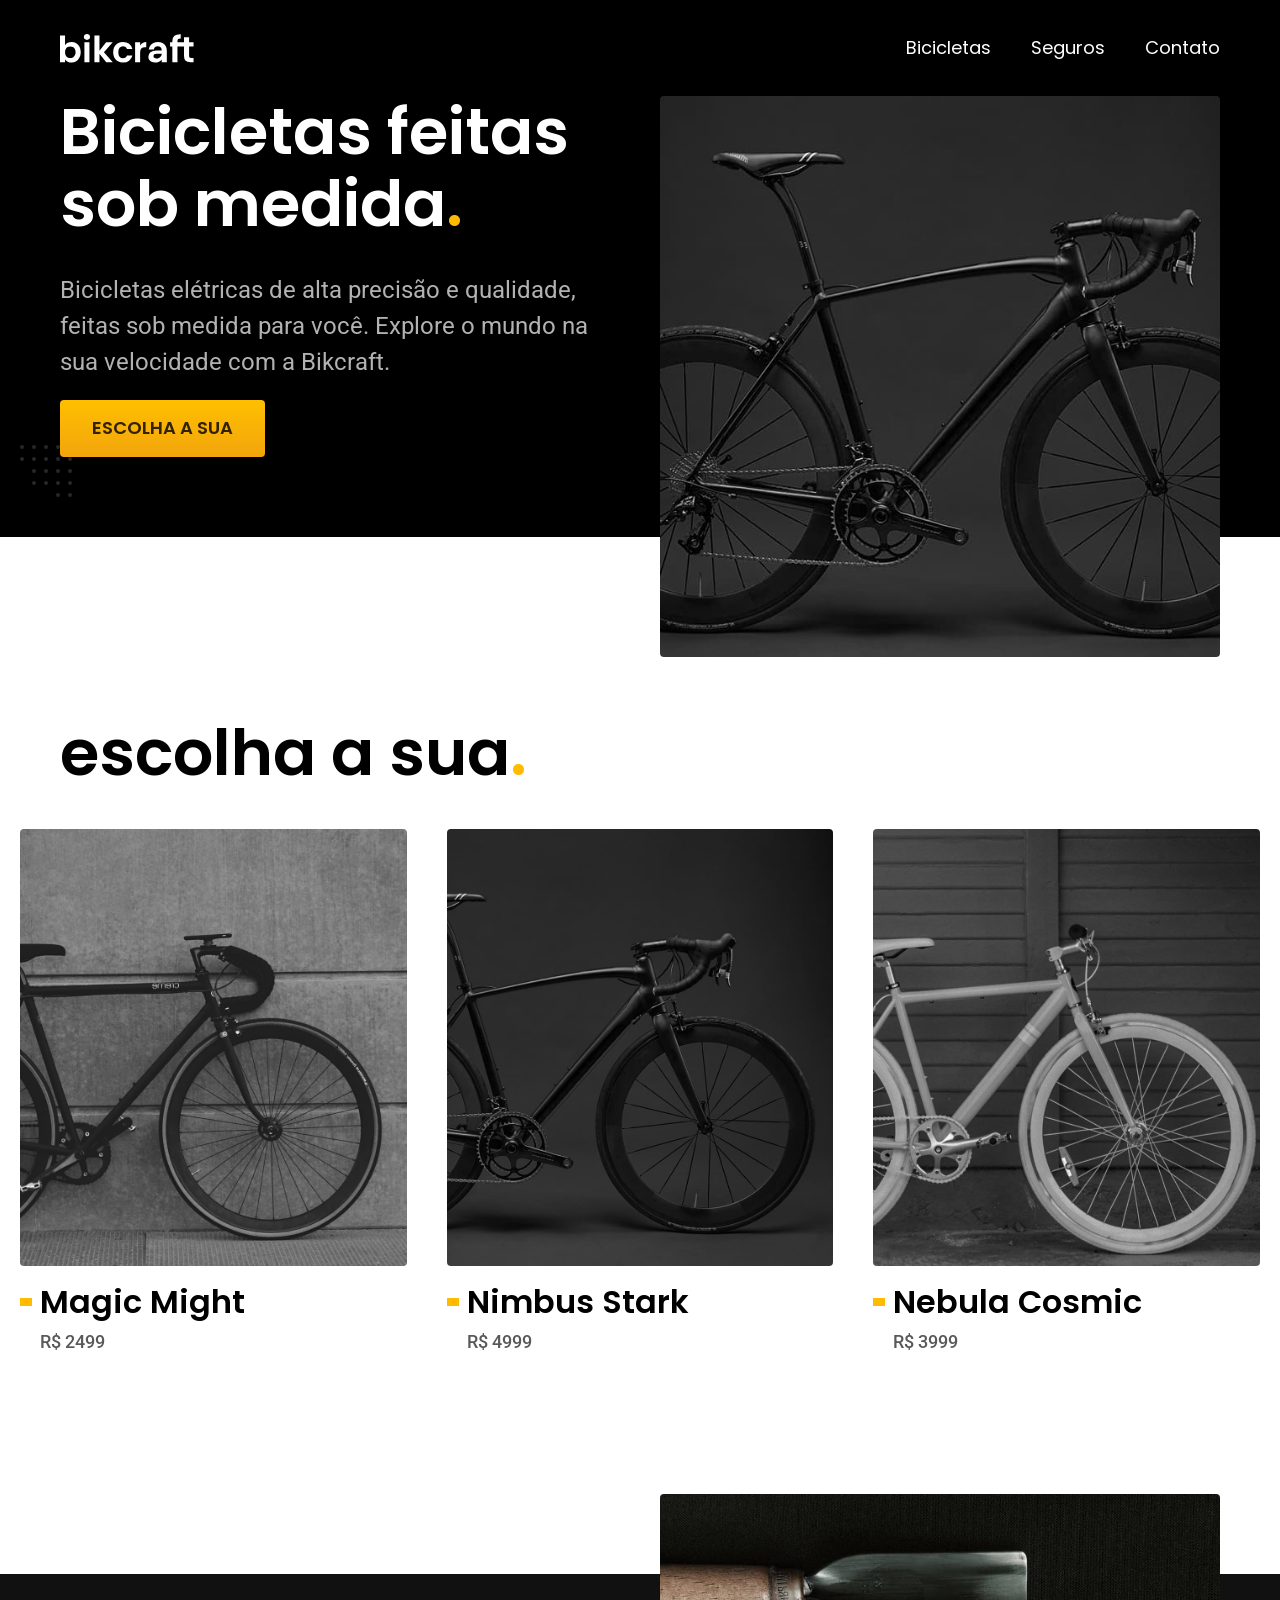
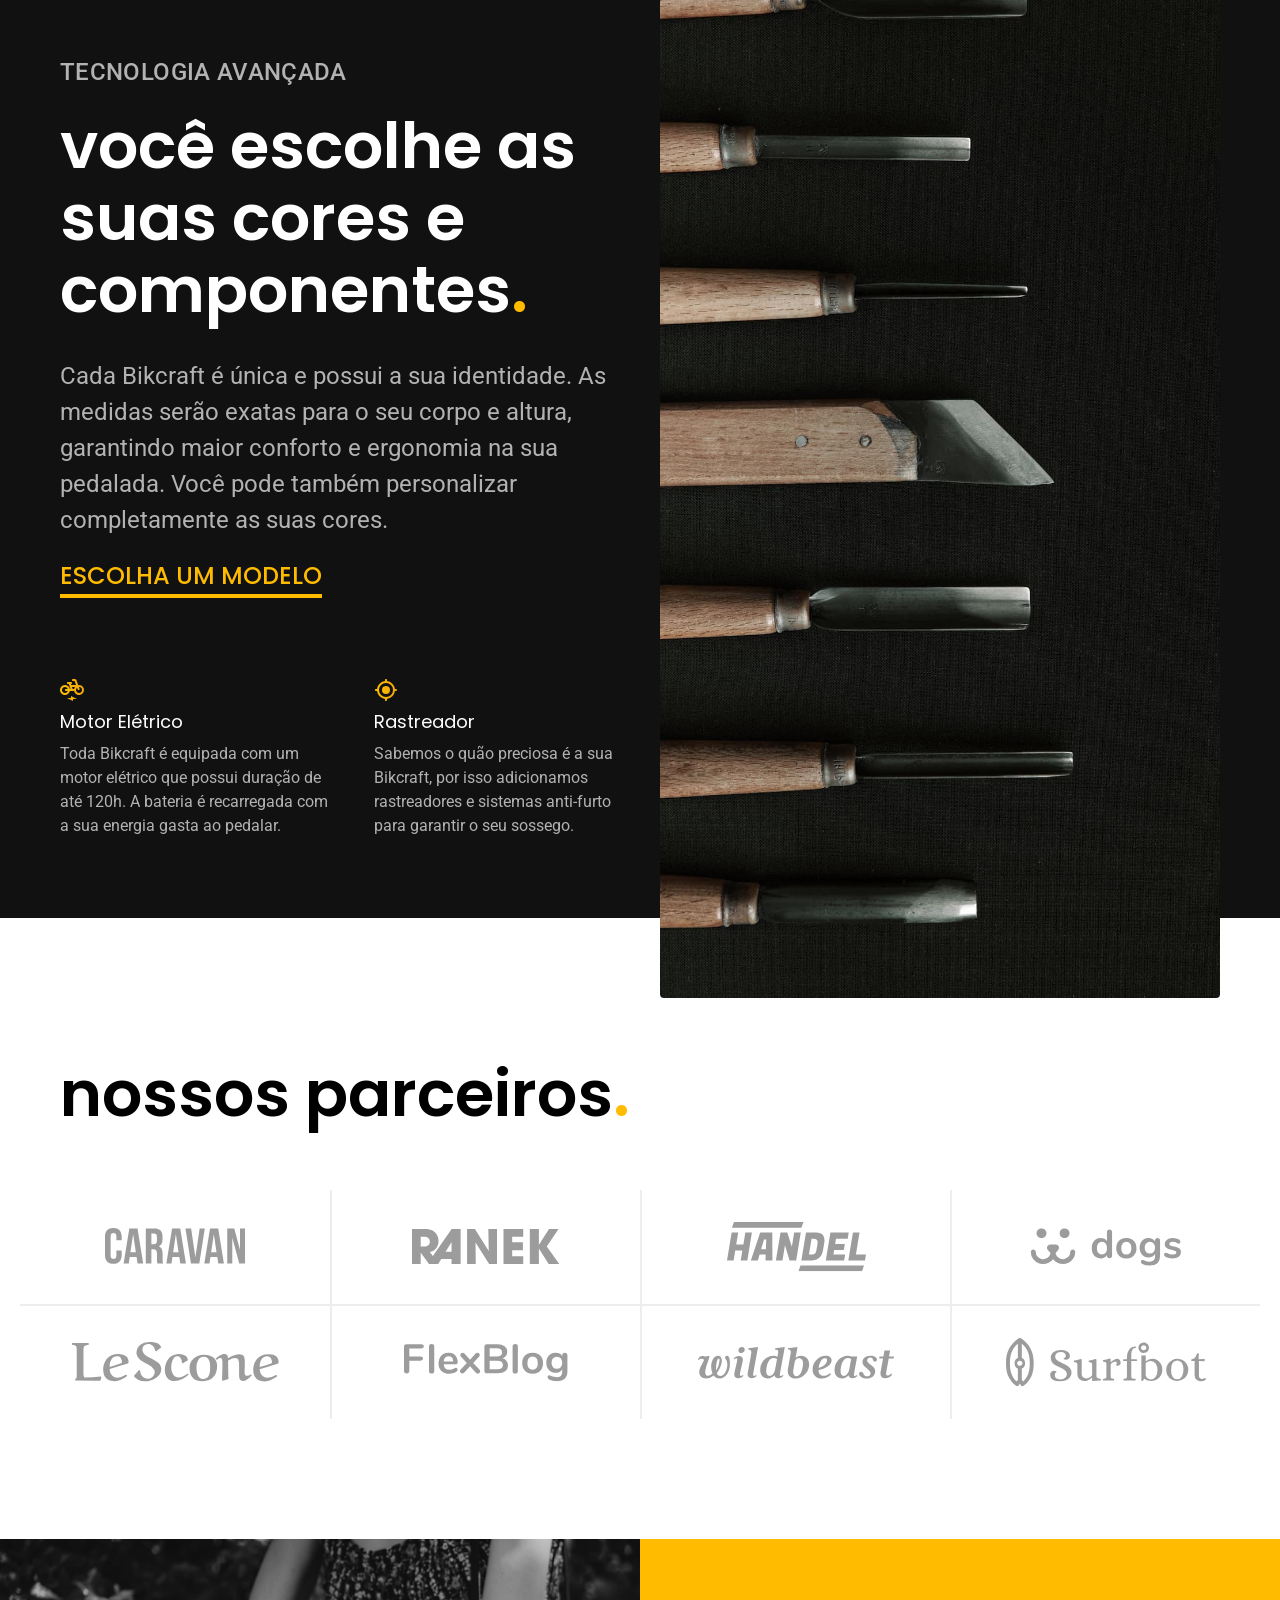
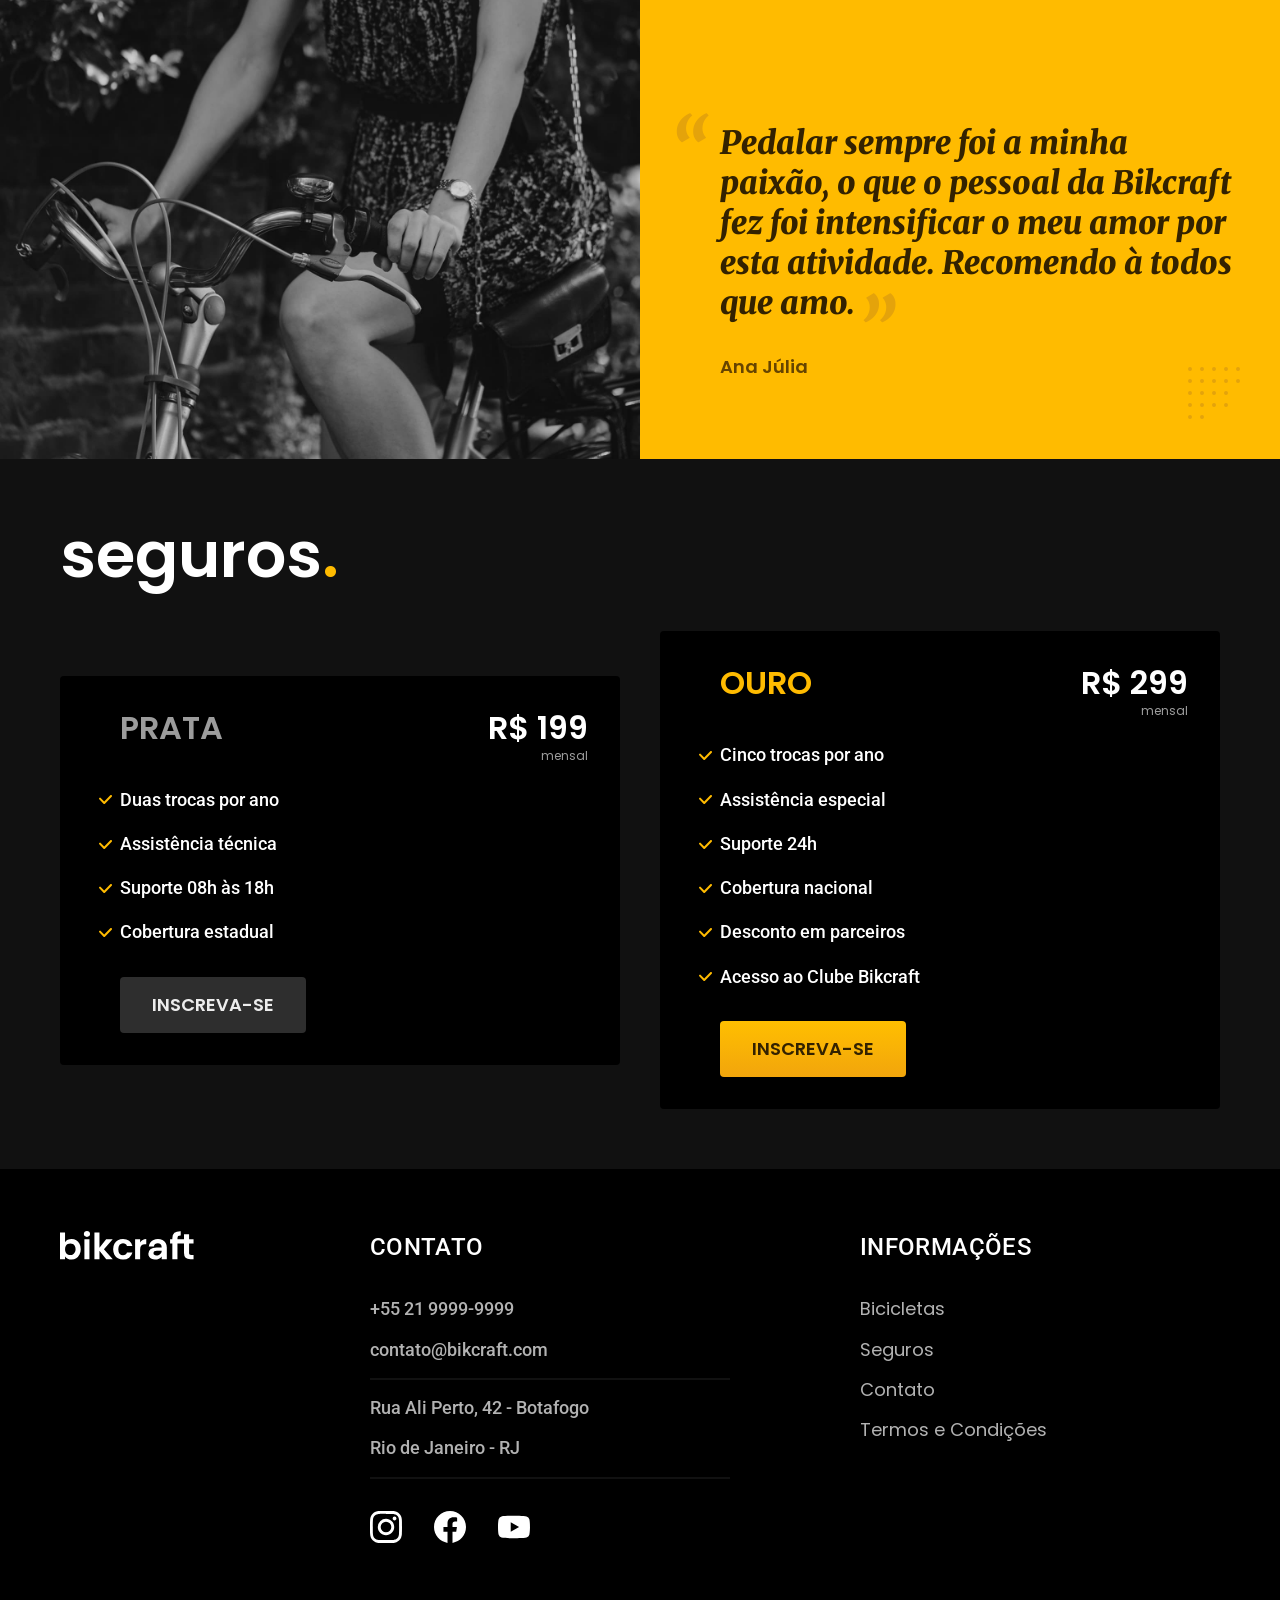
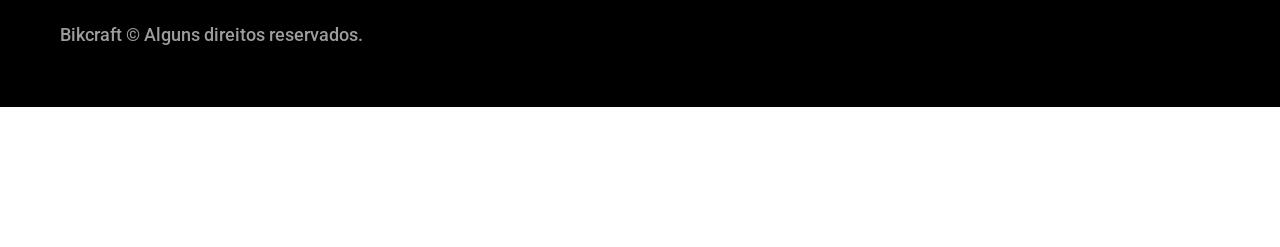
<file: index.html>
<!DOCTYPE html>
<html lang="pt-br">

<head>
    <meta charset="UTF-8">
    <meta name="viewport" content="width=device-width, initial-scale=1.0">
    <title>Bikcraft - Bicicletas Elétricas</title>
    <meta name="description" content="Bicicletas elétricas de alta precisão e qualidade,  feitas sob medida para o cliente. Explore o mundo na sua velocidade com a Bikcraft.">
    <link rel="icon" href="./favicon.svg" type="image/svg+xml">
    <link rel="preload" href="./css/style.min.css" as="style">
    <link rel="stylesheet" href="./css/style.min.css">
    <script>document.documentElement.classList.add("js");</script>
    <link rel="preconnect" href="https://fonts.googleapis.com">
    <link rel="preconnect" href="https://fonts.gstatic.com" crossorigin>
    <link href="https://fonts.googleapis.com/css2?family=Merriweather:ital,wght@1,900&family=Poppins:wght@400;600&family=Roboto:wght@400;500&display=swap" rel="stylesheet">
</head>

<body>
    <header class="header-bg">
        <div class="header container">
            <a href="./">
                <img src="./img/bikcraft.svg" width="136" height="32" alt="Bikcraft">
            </a>
            <nav aria-label="primaria">
                <ul class="header-menu cor-0 font-1-m">
                    <li><a href="./bicicletas.html">Bicicletas</a></li>
                    <li><a href="./seguros.html">Seguros</a></li>
                    <li><a href="./contato.html">Contato</a></li>
                </ul>
            </nav>
        </div>
    </header>
    <main class="introducao-bg">
        <div class="introducao container">
            <div class="introducao-conteudo">
                <h1 class="font-1-xxl cor-0 fadeInDown" data-anime="200">Bicicletas feitas sob medida<span class="cor-p1">.</span></h1>
                <p class="font-2-l cor-5 fadeInDown" data-anime="400">Bicicletas elétricas de alta precisão e qualidade, feitas sob medida para você. Explore o mundo na sua velocidade com a Bikcraft.</p>
                <a class="botao fadeInDown" data-anime="600" href="./bicicletas.html">Escolha a sua</a>
            </div>
            <picture data-anime="800" class="fadeInDown">
                <source media="(max-width: 800px)" srcset="./img/bicicletas/nimbus.jpg">
                <img src="./img/fotos/introducao.jpg" width="1280" height="1600" alt="Bicicleta elétrica preta.">
            </picture>
        </div>
    </main>
    <article class="bicicletas-lista">
        <h2 class="container font-1-xxl">escolha a sua<span class="cor-p1">.</span></h2>
        <ul>
            <li>
                <a href="./bicicletas/magic.html">
                    <img src="./img/bicicletas/magic-home.jpg" width="920" height="1040" alt="Bicicleta preta">
                    <h3 class="font-1-xl">Magic Might</h3>
                    <span class="font-2-m cor-8">R$ 2499</span>
                </a>
            </li>
            <li>
                <a href="./bicicletas/nimbus.html">
                    <img src="./img/bicicletas/nimbus-home.jpg" width="920" height="1040" alt="Bicicleta preta">
                    <h3 class="font-1-xl">Nimbus Stark</h3>
                    <span class="font-2-m cor-8">R$ 4999</span>
                </a>
            </li>
            <li>
                <a href="./bicicletas/nebula.html">
                    <img src="./img/bicicletas/nebula-home.jpg" width="920" height="1040" alt="Bicicleta preta">
                    <h3 class="font-1-xl">Nebula Cosmic</h3>
                    <span class="font-2-m cor-8">R$ 3999</span>
                </a>
            </li>
        </ul>
    </article>
    <article class="tecnologia-bg">
        <div class="tecnologia container">
            <div class="tecnologia-conteudo">
                <span class="font-2-l-b cor-5">Tecnologia Avançada</span>
                <h2 class="font-1-xxl cor-0">você escolhe as suas cores e componentes<span class="cor-p1">.</span></h2>
                <p class="font-2-l cor-5">Cada Bikcraft é única e possui a sua identidade. As medidas serão exatas para o seu corpo e altura, garantindo maior conforto e ergonomia na sua pedalada. Você pode também personalizar completamente as suas cores.</p>
                <a class="link" href="./bicicletas.html">Escolha um modelo</a>
                <div class="tecnologia-vantagens">
                    <div>
                        <img src="./img/icones/eletrica.svg" width="24" height="24" alt="">
                        <h3 class="font-1-m cor-0">Motor Elétrico</h3>
                        <p class="font-2-s cor-5">Toda Bikcraft é equipada com um motor elétrico que possui duração de até 120h. A bateria é recarregada com a sua energia gasta ao pedalar.</p>
                    </div>
                    <div>
                        <img src="./img/icones/rastreador.svg" width="24" height="24" alt="">
                        <h3 class="font-1-m cor-0">Rastreador</h3>
                        <p class="font-2-s cor-5">Sabemos o quão preciosa é a sua Bikcraft, por isso adicionamos rastreadores e sistemas anti-furto para garantir o seu sossego.</p>
                    </div>
                </div>
            </div>
            <div class="tecnologia-imagem">
                <img src="./img/fotos/tecnologia.jpg" width="1200" height="1917" alt="">
            </div>
        </div>
    </article>
    <section class="parceiros" aria-label="Nossos parceiros">
        <h2 class="container font-1-xxl">nossos parceiros<span class="cor-p1">.</span></h2>
        <ul>
            <li><img src="./img/parceiros/caravan.svg" width="140" height="38" alt="caravan"></li>
            <li><img src="./img/parceiros/ranek.svg" width="148" height="36" alt="ranek"></li>
            <li><img src="./img/parceiros/handel.svg" width="139" height="50" alt="handel"></li>
            <li><img src="./img/parceiros/dogs.svg" width="152" height="39" alt="dogs"></li>
            <li><img src="./img/parceiros/lescone.svg" width="208" height="41" alt="lescone"></li>
            <li><img src="./img/parceiros/flexblog.svg" width="164" height="38" alt="flexblog"></li>
            <li><img src="./img/parceiros/wildbeast.svg" width="196" height="34" alt="wildbeast"></li>
            <li><img src="./img/parceiros/surfbot.svg" width="200" height="49" alt="surfbot"></li>
        </ul>
    </section>
    <section class="depoimento" aria-label="Depoimento">
        <div>
            <img src="./img/fotos/depoimento.jpg" width="1560" height="1360" alt="Pessoa pedalando uma bicicleta Bikcraft">
        </div>
        <div class="depoimento-conteudo">
            <blockquote class="font-1-xl cor-p5">
                <p>Pedalar sempre foi a minha paixão, o que o pessoal da Bikcraft fez foi intensificar o meu amor por esta atividade. Recomendo à todos que amo.</p>
            </blockquote>
            <span class="font-1-m-b cor-p4">Ana Júlia</span>
        </div>
    </section>
    <article class="seguros-bg">
        <div class="seguros container">
            <h2 class="font-1-xxl cor-0">seguros<span class="cor-p1">.</span></h2>
            <div class="seguros-item">
                <h3 class="font-1-xl cor-6">PRATA</h3>
                <span class="font-1-xl cor-0">R$ 199 <span class="font-1-xs cor-6">mensal</span></span>
                <ul class="font-2-m cor-0">
                    <li>Duas trocas por ano</li>
                    <li>Assistência técnica</li>
                    <li>Suporte 08h às 18h</li>
                    <li>Cobertura estadual</li>
                </ul>
                <a class="botao secundario" href="./orcamento.html?tipo=seguro&produto=prata">Inscreva-se</a>
            </div>
            <div class="seguros-item">
                <h3 class="font-1-xl cor-p1">OURO</h3>
                <span class="font-1-xl cor-0">R$ 299 <span class="font-1-xs cor-6">mensal</span></span>
                <ul class="font-2-m cor-0">
                    <li>Cinco trocas por ano</li>
                    <li>Assistência especial</li>
                    <li>Suporte 24h</li>
                    <li>Cobertura nacional</li>
                    <li>Desconto em parceiros</li>
                    <li>Acesso ao Clube Bikcraft</li>
                </ul>
                <a class="botao" href="./orcamento.html?tipo=seguro&produto=ouro">Inscreva-se</a>
            </div>
        </div>
    </article>
    <footer class="footer-bg">
        <div class="footer container">
            <img src="./img/bikcraft.svg" width="136" height="32" alt="Bikcraft">
            <div class="footer-contato">
                <h3 class="font-2-l-b cor-0">Contato</h3>
                <ul class="font-2-m cor-5">
                    <li><a href="tel:+552199999999">+55 21 9999-9999</a></li>
                    <li><a href="mailto:contato@bikcraft.com">contato@bikcraft.com</a></li>
                    <li>Rua Ali Perto, 42 - Botafogo</li>
                    <li>Rio de Janeiro - RJ</li>
                </ul>
                <div class="footer-redes">
                    <a href="./"><img src="./img/redes/instagram.svg" width="32" height="32" alt="Instagram"></a>
                    <a href="./"><img src="./img/redes/facebook.svg" width="32" height="32" alt="Facebook"></a>
                    <a href="./"><img src="./img/redes/youtube.svg" width="32" height="32" alt="Youtube"></a>
                </div>
            </div>
            <div class="footer-informacoes">
                <h3 class="font-2-l-b cor-0">Informações</h3>
                <nav>
                    <ul class="font-1-m cor-5">
                        <li><a href="./bicicletas.html">Bicicletas</a></li>
                        <li><a href="./seguros.html">Seguros</a></li>
                        <li><a href="./contato.html">Contato</a></li>
                        <li><a href="./termos.html">Termos e Condições</a></li>
                    </ul>
                </nav>
            </div>
            <p class="footer-copy font-2-m cor-6">Bikcraft © Alguns direitos reservados.</p>
        </div>
    </footer>
    <script src="./js/plugins/simple-anime.js"></script>
    <script src="./js/script.js"></script>
</body>

</html>
</file>
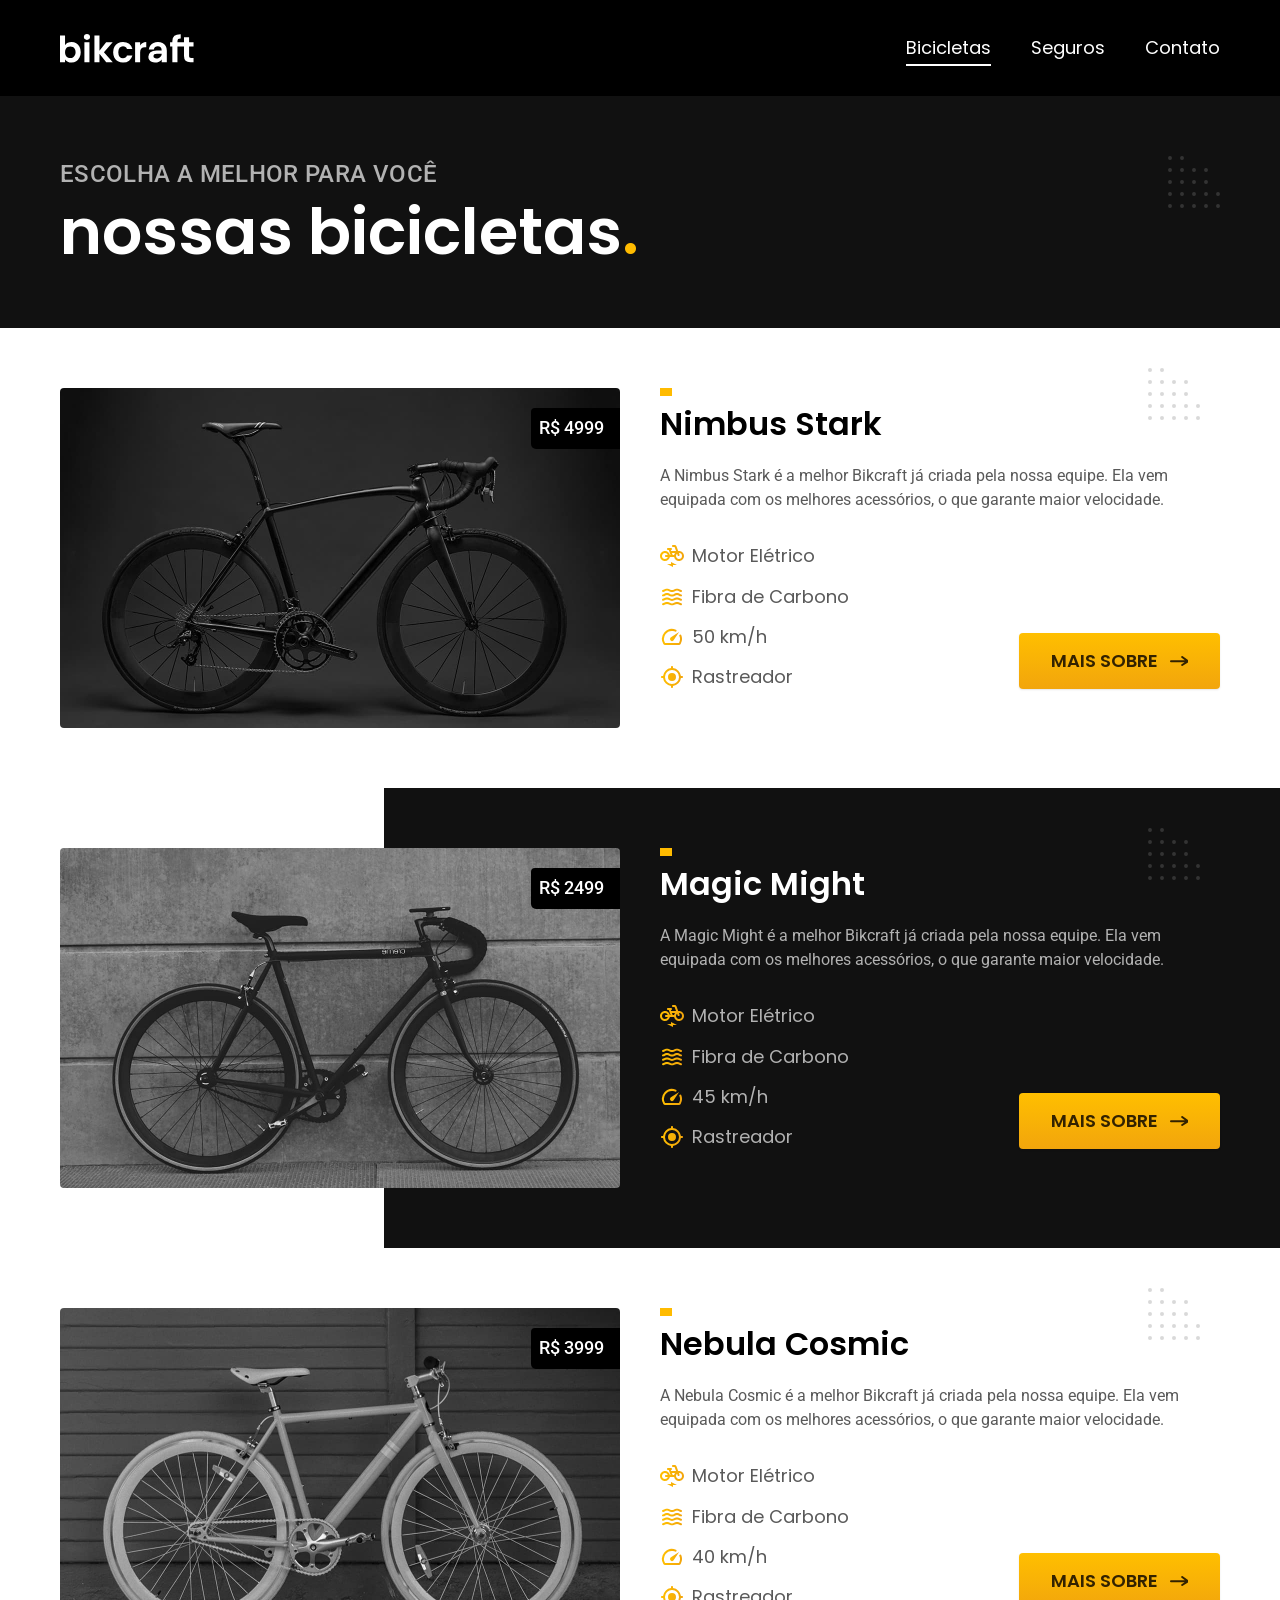
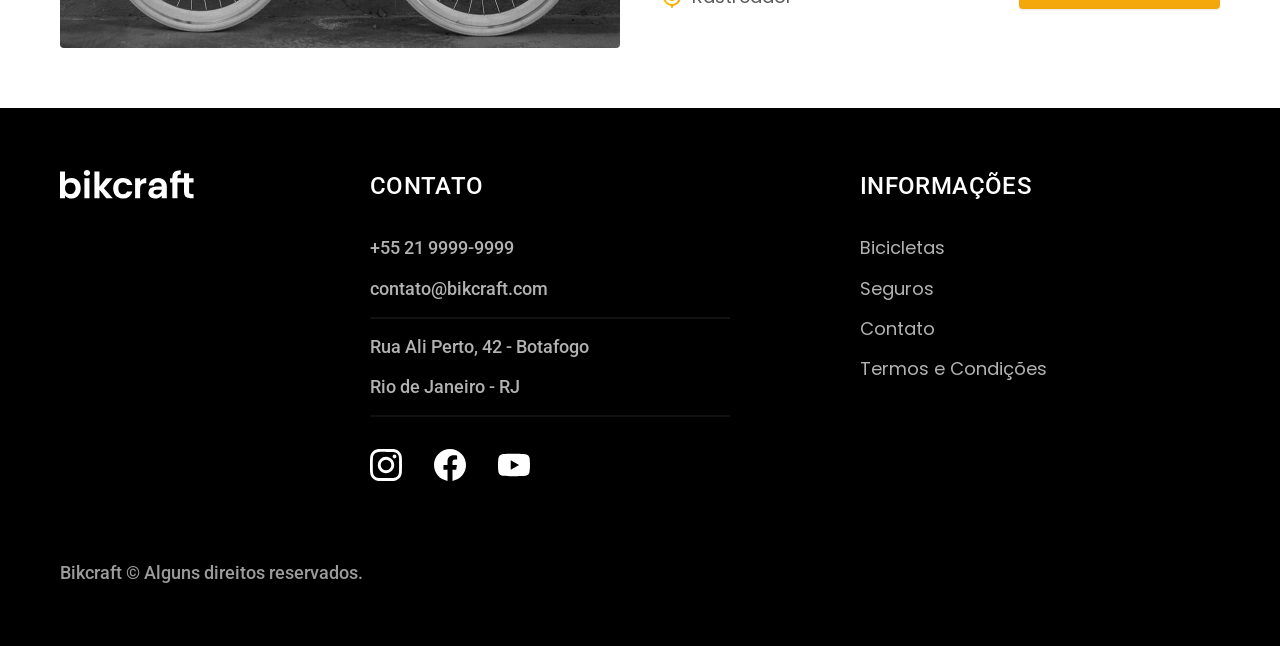
<file: bicicletas.html>
<!DOCTYPE html>
<html lang="pt-br">

<head>
    <meta charset="UTF-8">
    <meta name="viewport" content="width=device-width, initial-scale=1.0">
    <meta name="description" content="Termos e condições.">
    <title>Bicicletas | Bikcraft</title>
    <link rel="icon" href="./favicon.svg" type="image/svg+xml">
    <link rel="preload" href="./css/style.min.css" as="style">
    <link rel="stylesheet" href="./css/style.min.css">
    <script>document.documentElement.classList.add("js");</script>
    <link rel="preconnect" href="https://fonts.googleapis.com">
    <link rel="preconnect" href="https://fonts.gstatic.com" crossorigin>
    <link href="https://fonts.googleapis.com/css2?family=Merriweather:ital,wght@1,900&family=Poppins:wght@400;600&family=Roboto:wght@400;500&display=swap" rel="stylesheet">
</head>

<body id="bicicletas">
    <header class="header-bg">
        <div class="header container">
            <a href="./">
                <img src="./img/bikcraft.svg" alt="Bikcraft">
            </a>
            <nav aria-label="primaria">
                <ul class="header-menu cor-0 font-1-m">
                    <li><a href="./bicicletas.html">Bicicletas</a></li>
                    <li><a href="./seguros.html">Seguros</a></li>
                    <li><a href="./contato.html">Contato</a></li>
                </ul>
            </nav>
        </div>
    </header>
    <main>
        <div class="titulo-bg">
            <div class="titulo container">
                <p class="font-2-l-b cor-5">Escolha a melhor para você</p>
                <h1 class="font-1-xxl cor-0">nossas bicicletas<span class="cor-p1">.</span></h1>
            </div>
        </div>
        <div class="bicicletas container">
            <div class="bicicletas-imagem">
                <img src="./img/bicicletas/nimbus.jpg" alt="Bicicleta preta">
                <span class="font-2-m cor-0">R$ 4999</span>
            </div>
            <div class="bicicletas-conteudo">
                <h2 class="font-1-xl">Nimbus Stark</h2>
                <p class="font-2-s cor-8">A Nimbus Stark é a melhor Bikcraft já criada pela nossa equipe. Ela vem equipada com os melhores acessórios, o que garante maior velocidade.</p>
                <ul class="font-1-m cor-8">
                    <li><img src="./img/icones/eletrica.svg" alt="">Motor Elétrico</li>
                    <li><img src="./img/icones/carbono.svg" alt="">Fibra de Carbono</li>
                    <li><img src="./img/icones/velocidade.svg" alt="">50 km/h</li>
                    <li><img src="./img/icones/rastreador.svg" alt="">Rastreador</li>
                </ul>
                <a class="botao seta" href="./bicicletas/nimbus.html">Mais sobre</a>
            </div>
        </div>
        <div class="bicicletas-bg">
            <div class="bicicletas container">
                <div class="bicicletas-imagem">
                    <img src="./img/bicicletas/magic.jpg" alt="Bicicleta preta">
                    <span class="font-2-m cor-0">R$ 2499</span>
                </div>
                <div class="bicicletas-conteudo">
                    <h2 class="font-1-xl cor-0">Magic Might</h2>
                    <p class="font-2-s cor-5">A Magic Might é a melhor Bikcraft já criada pela nossa equipe. Ela vem equipada com os melhores acessórios, o que garante maior velocidade.</p>
                    <ul class="font-1-m cor-5">
                        <li><img src="./img/icones/eletrica.svg" alt="">Motor Elétrico</li>
                        <li><img src="./img/icones/carbono.svg" alt="">Fibra de Carbono</li>
                        <li><img src="./img/icones/velocidade.svg" alt="">45 km/h</li>
                        <li><img src="./img/icones/rastreador.svg" alt="">Rastreador</li>
                    </ul>
                    <a class="botao seta" href="./bicicletas/magic.html">Mais sobre</a>
                </div>
            </div>
        </div>
        <div class="bicicletas container">
            <div class="bicicletas-imagem">
                <img src="./img/bicicletas/nebula.jpg" alt="Bicicleta preta">
                <span class="font-2-m cor-0">R$ 3999</span>
            </div>
            <div class="bicicletas-conteudo">
                <h2 class="font-1-xl">Nebula Cosmic</h2>
                <p class="font-2-s cor-8">A Nebula Cosmic é a melhor Bikcraft já criada pela nossa equipe. Ela vem equipada com os melhores acessórios, o que garante maior velocidade.</p>
                <ul class="font-1-m cor-8">
                    <li><img src="./img/icones/eletrica.svg" alt="">Motor Elétrico</li>
                    <li><img src="./img/icones/carbono.svg" alt="">Fibra de Carbono</li>
                    <li><img src="./img/icones/velocidade.svg" alt="">40 km/h</li>
                    <li><img src="./img/icones/rastreador.svg" alt="">Rastreador</li>
                </ul>
                <a class="botao seta" href="./bicicletas/nebula.html">Mais sobre</a>
            </div>
        </div>
    </main>
    <footer class="footer-bg">
        <div class="footer container">
            <img src="./img/bikcraft.svg" alt="Bikcraft">
            <div class="footer-contato">
                <h3 class="font-2-l-b cor-0">Contato</h3>
                <ul class="font-2-m cor-5">
                    <li><a href="tel:+552199999999">+55 21 9999-9999</a></li>
                    <li><a href="mailto:contato@bikcraft.com">contato@bikcraft.com</a></li>
                    <li>Rua Ali Perto, 42 - Botafogo</li>
                    <li>Rio de Janeiro - RJ</li>
                </ul>
                <div class="footer-redes">
                    <a href="./"><img src="./img/redes/instagram.svg" alt="Instagram"></a>
                    <a href="./"><img src="./img/redes/facebook.svg" alt="Facebook"></a>
                    <a href="./"><img src="./img/redes/youtube.svg" alt="Youtube"></a>
                </div>
            </div>
            <div class="footer-informacoes">
                <h3 class="font-2-l-b cor-0">Informações</h3>
                <nav>
                    <ul class="font-1-m cor-5">
                        <li><a href="./bicicletas.html">Bicicletas</a></li>
                        <li><a href="./seguros.html">Seguros</a></li>
                        <li><a href="./contato.html">Contato</a></li>
                        <li><a href="./termos.html">Termos e Condições</a></li>
                    </ul>
                </nav>
            </div>
            <p class="footer-copy font-2-m cor-6">Bikcraft © Alguns direitos reservados.</p>
        </div>
    </footer>
    <script src="./js/script.js"></script>
</body>
</file>
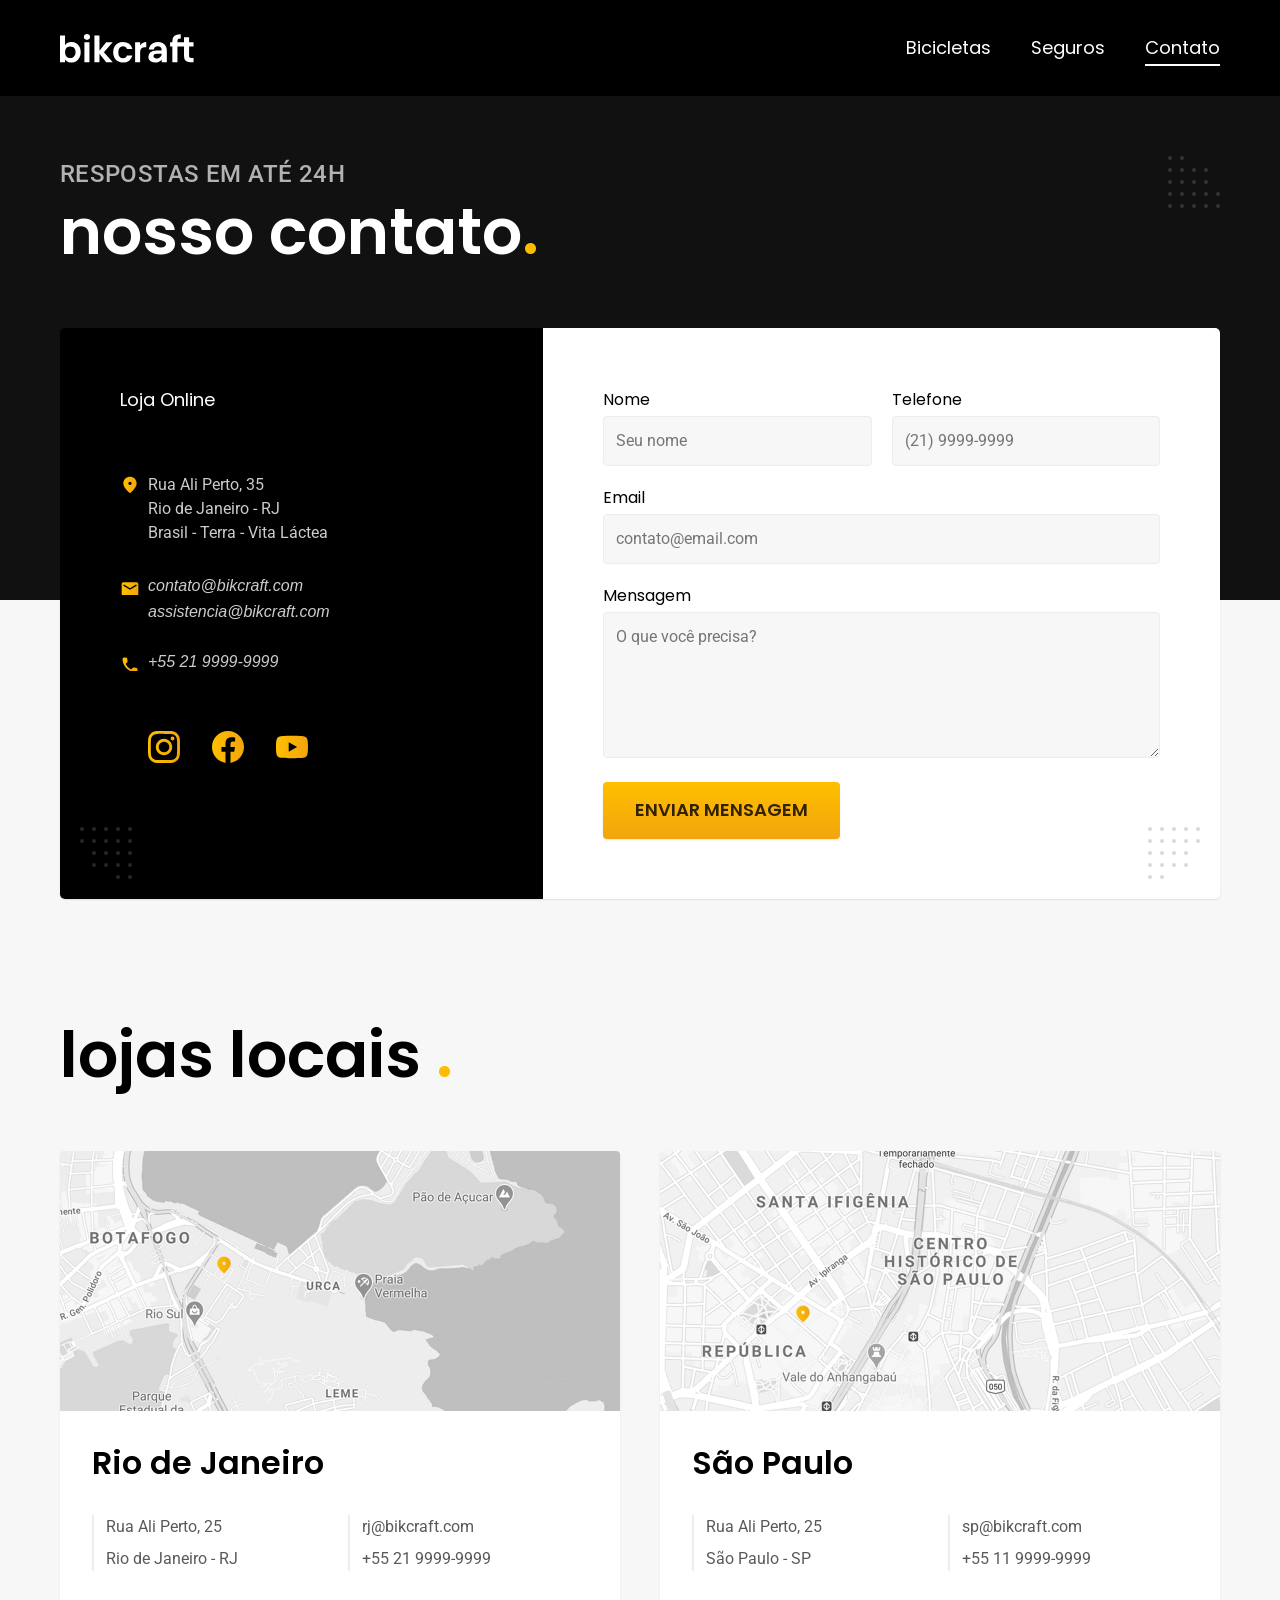
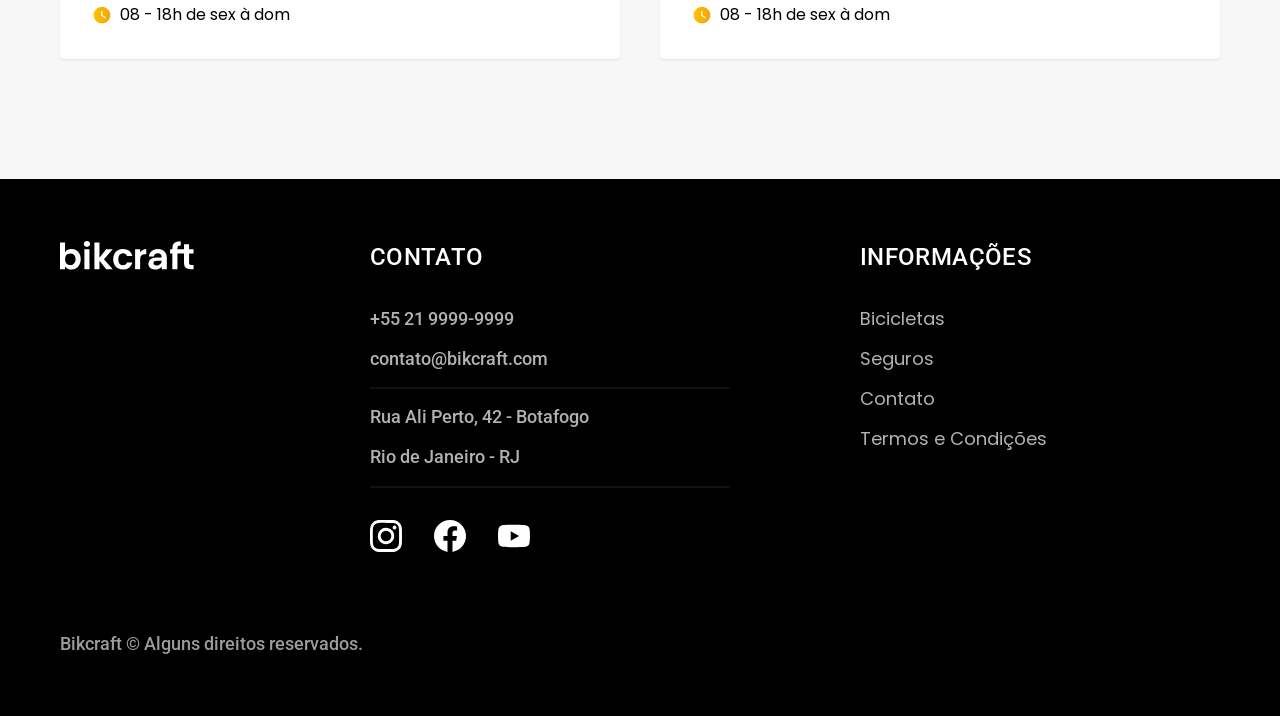
<file: contato.html>
<!DOCTYPE html>
<html lang="pt-br">

<head>
    <meta charset="UTF-8">
    <meta name="viewport" content="width=device-width, initial-scale=1.0">
    <meta name="description" content="Termos e condições.">
    <title>Contato | Bikcraft</title>
    <link rel="icon" href="./favicon.svg" type="image/svg+xml">
    <link rel="preload" href="./css/style.min.css" as="style">
    <link rel="stylesheet" href="./css/style.min.css">
    <script>document.documentElement.classList.add("js");</script>
    <link rel="preconnect" href="https://fonts.googleapis.com">
    <link rel="preconnect" href="https://fonts.gstatic.com" crossorigin>
    <link href="https://fonts.googleapis.com/css2?family=Merriweather:ital,wght@1,900&family=Poppins:wght@400;600&family=Roboto:wght@400;500&display=swap" rel="stylesheet">
</head>

<body id="contato">
    <header class="header-bg">
        <div class="header container">
            <a href="./">
                <img src="./img/bikcraft.svg" alt="Bikcraft">
            </a>
            <nav aria-label="primaria">
                <ul class="header-menu cor-0 font-1-m">
                    <li><a href="./bicicletas.html">Bicicletas</a></li>
                    <li><a href="./seguros.html">Seguros</a></li>
                    <li><a href="./contato.html">Contato</a></li>
                </ul>
            </nav>
        </div>
    </header>
    <main>
        <div class="titulo-bg">
            <div class="titulo container">
                <p class="font-2-l-b cor-5">Respostas em até 24h</p>
                <h1 class="font-1-xxl cor-0">nosso contato<span class="cor-p1">.</span></h1>
            </div>
        </div>
        <div class="contato container">
            <section class="contato-dados" aria-label="Endereço">
                <h2 class="font-1-m cor-0">Loja Online</h2>
                <div class="contato-endereco font-2-s cor-4">
                    <p>Rua Ali Perto, 35</p>
                    <p>Rio de Janeiro - RJ</p>
                    <p>Brasil - Terra - Vita Láctea</p>
                </div>
                <address class="contato-meios font-2-s- cor-4">
                    <a href="mailto:contato@bikcraft.com">contato@bikcraft.com</a>
                    <a href="mailto:assistencia@bikcraft.com">assistencia@bikcraft.com</a>
                    <a href="tel:+552199999999">+55 21 9999-9999</a>
                </address>
                <div class="contato-redes">
                    <a href="./"><img src="./img/redes/instagram-p.svg" alt="Instagram"></a>
                    <a href="./"><img src="./img/redes/facebook-p.svg" alt="Facebook"></a>
                    <a href="./"><img src="./img/redes/youtube-p.svg" alt="Youtube"></a>
                </div>
            </section>
            <section class="contato-formulario" aria-label="Formulário">
                <form class="form" action="./contato.html">
                    <div>
                        <label for="nome">Nome</label>
                        <input type="text" id="nome" name="nome" placeholder="Seu nome">
                    </div>
                    <div>
                        <label for="telefone">Telefone</label>
                        <input type="text" id="telefone" name="telefone" placeholder="(21) 9999-9999">
                    </div>
                    <div class="col-2">
                        <label for="email">Email</label>
                        <input type="email" id="email" name="email" placeholder="contato@email.com">
                    </div>
                    <div class="col-2">
                        <label for="mensagem">Mensagem</label>
                        <textarea rows="5" id="mensagem" name="mensagem" placeholder="O que você precisa?"></textarea>
                    </div>
                    <button class="botao col-2">Enviar Mensagem</button>
                </form>
            </section>
        </div>
    </main>
    <article class="lojas container">
        <h2 class="font-1-xxl">lojas locais <span class="cor-p1">.</span></h2>
        <div class="lojas-item">
            <img src="./img/lojas/rj.jpg" alt="Marcando o endereço em Rua Ali Perto, 25 - Rio de Janeiro - RJ">
            <div class="lojas-conteudo">
                <h3 class="font-1-xl">Rio de Janeiro</h3>
                <div class="lojas-dados font-2-s cor-8">
                    <p>Rua Ali Perto, 25</p>
                    <p>Rio de Janeiro - RJ</p>
                </div>
                <div class="lojas-dados font-2-s cor-8">
                    <a href="mailto:rj@bikcraft.com">rj@bikcraft.com</a>
                    <a href="tel:+552199999999">+55 21 9999-9999</a>
                </div>
                <p class="lojas-tempo font-1-s"><img src="./img/icones/horario.svg" alt="">08 - 18h de sex à dom</p>
            </div>
        </div>
        <div class="lojas-item">
            <img src="./img/lojas/sp.jpg" alt="Marcando o endereço em Rua Ali Perto, 25 - São Paulo - SP">
            <div class="lojas-conteudo">
                <h3 class="font-1-xl">São Paulo</h3>
                <div class="lojas-dados font-2-s cor-8">
                    <p>Rua Ali Perto, 25</p>
                    <p>São Paulo - SP</p>
                </div>
                <div class="lojas-dados font-2-s cor-8">
                    <a href="mailto:sp@bikcraft.com">sp@bikcraft.com</a>
                    <a href="tel:+551199999999">+55 11 9999-9999</a>
                </div>
                <p class="lojas-tempo font-1-s"><img src="./img/icones/horario.svg" alt="">08 - 18h de sex à dom</p>
            </div>
        </div>
    </article>
    <footer class=" footer-bg">
        <div class="footer container">
            <img src="./img/bikcraft.svg" alt="Bikcraft">
            <div class="footer-contato">
                <h3 class="font-2-l-b cor-0">Contato</h3>
                <ul class="font-2-m cor-5">
                    <li><a href="tel:+552199999999">+55 21 9999-9999</a></li>
                    <li><a href="mailto:contato@bikcraft.com">contato@bikcraft.com</a></li>
                    <li>Rua Ali Perto, 42 - Botafogo</li>
                    <li>Rio de Janeiro - RJ</li>
                </ul>
                <div class="footer-redes">
                    <a href="./"><img src="./img/redes/instagram.svg" alt="Instagram"></a>
                    <a href="./"><img src="./img/redes/facebook.svg" alt="Facebook"></a>
                    <a href="./"><img src="./img/redes/youtube.svg" alt="Youtube"></a>
                </div>
            </div>
            <div class="footer-informacoes">
                <h3 class="font-2-l-b cor-0">Informações</h3>
                <nav>
                    <ul class="font-1-m cor-5">
                        <li><a href="./bicicletas.html">Bicicletas</a></li>
                        <li><a href="./seguros.html">Seguros</a></li>
                        <li><a href="./contato.html">Contato</a></li>
                        <li><a href="./termos.html">Termos e Condições</a></li>
                    </ul>
                </nav>
            </div>
            <p class="footer-copy font-2-m cor-6">Bikcraft © Alguns direitos reservados.</p>
        </div>
    </footer>
    <script src="./js/script.js"></script>
</body>
</file>
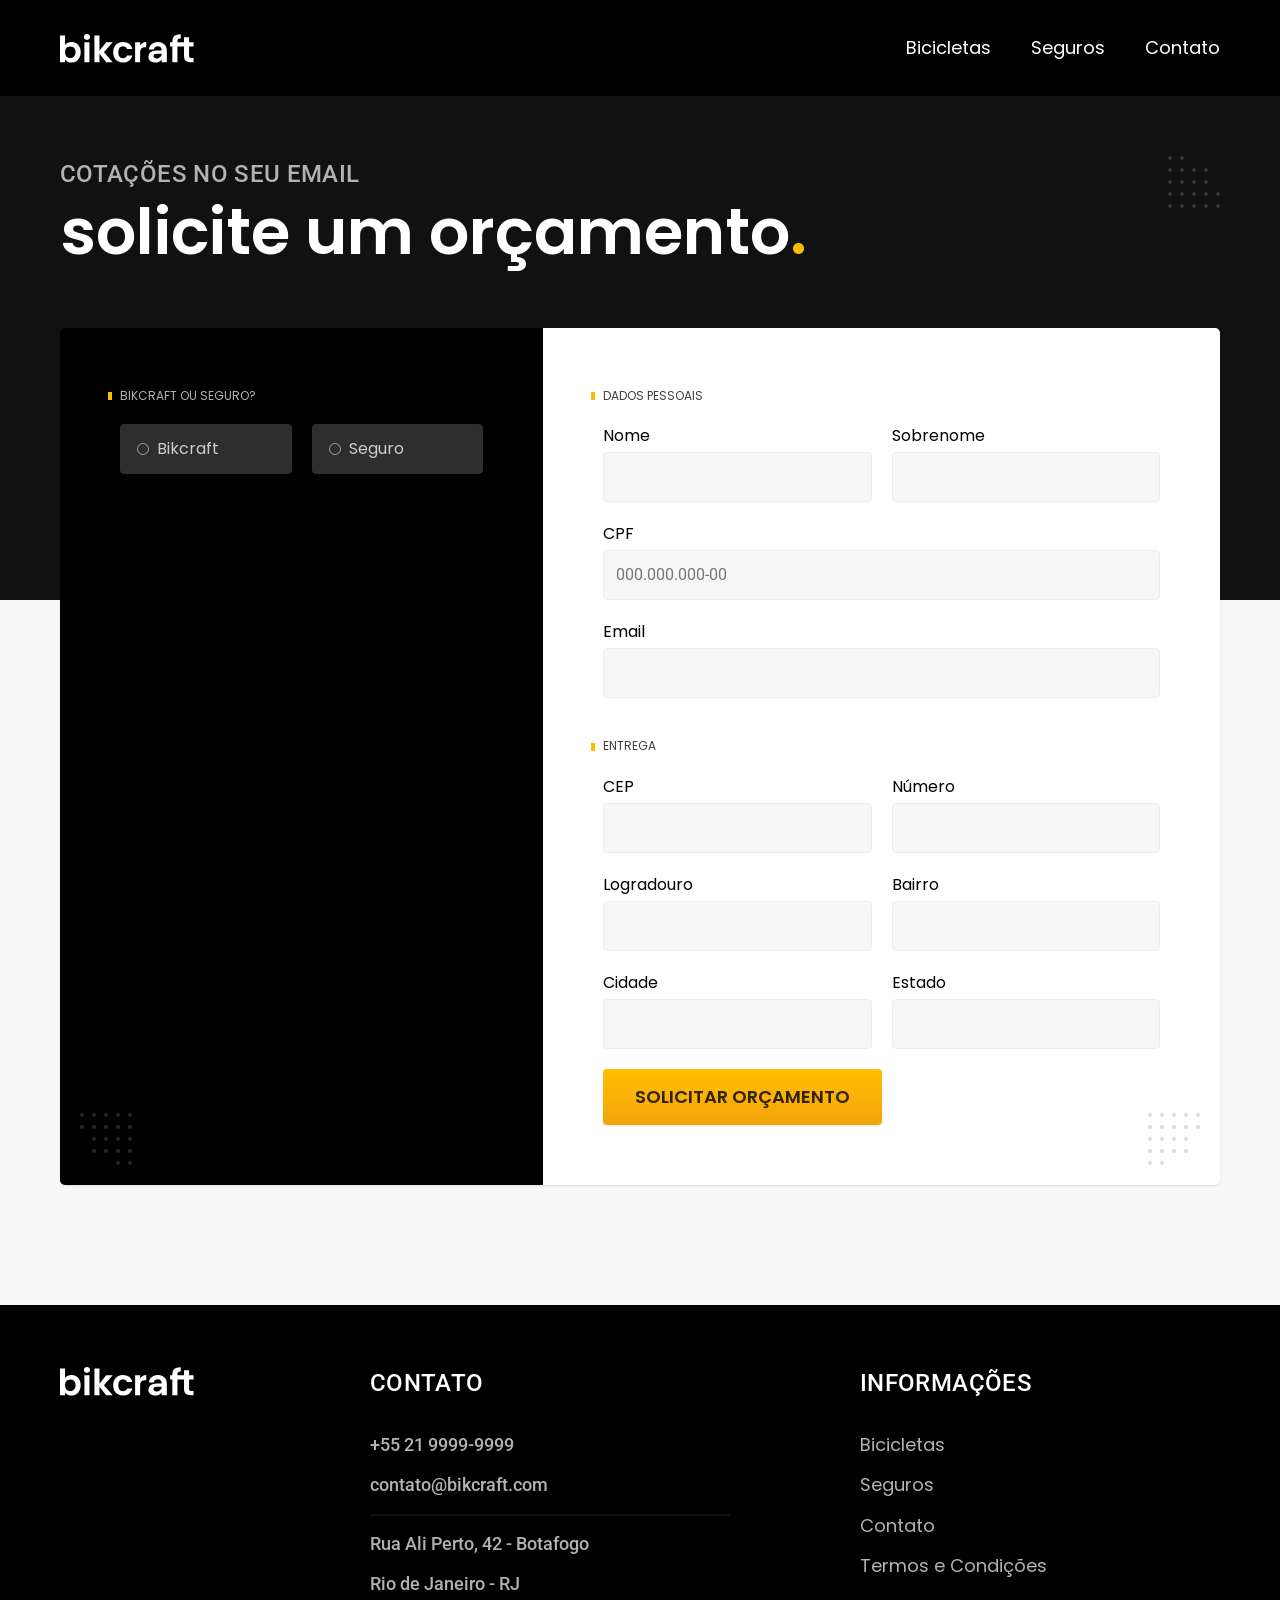
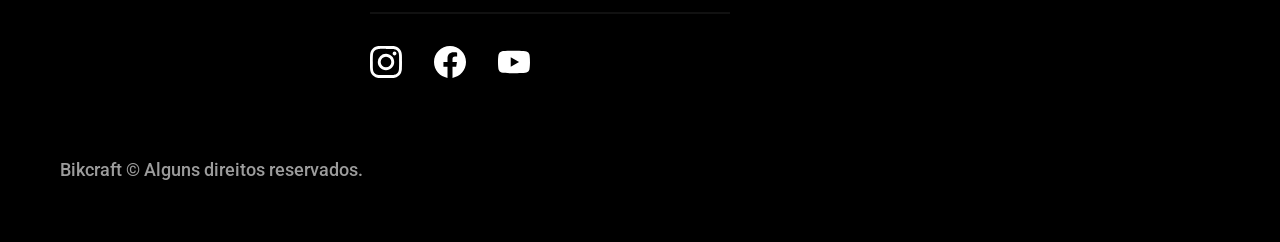
<file: orcamento.html>
<!DOCTYPE html>
<html lang="pt-br">

<head>
    <meta charset="UTF-8">
    <meta name="viewport" content="width=device-width, initial-scale=1.0">
    <meta name="description" content="Termos e condições.">
    <title>Orçamento | Bikcraft</title>
    <link rel="icon" href="./favicon.svg" type="image/svg+xml">
    <link rel="preload" href="./css/style.min.css" as="style">
    <link rel="stylesheet" href="./css/style.min.css">
    <script>document.documentElement.classList.add("js");</script>
    <link rel="preconnect" href="https://fonts.googleapis.com">
    <link rel="preconnect" href="https://fonts.gstatic.com" crossorigin>
    <link href="https://fonts.googleapis.com/css2?family=Merriweather:ital,wght@1,900&family=Poppins:wght@400;600&family=Roboto:wght@400;500&display=swap" rel="stylesheet">
</head>

<body id="orcamento">
    <header class="header-bg">
        <div class="header container">
            <a href="./">
                <img src="./img/bikcraft.svg" alt="Bikcraft">
            </a>
            <nav aria-label="primaria">
                <ul class="header-menu cor-0 font-1-m">
                    <li><a href="./bicicletas.html">Bicicletas</a></li>
                    <li><a href="./seguros.html">Seguros</a></li>
                    <li><a href="./contato.html">Contato</a></li>
                </ul>
            </nav>
        </div>
    </header>
    <main>
        <div class="titulo-bg">
            <div class="titulo container">
                <p class="font-2-l-b cor-5">Cotações no seu email</p>
                <h1 class="font-1-xxl cor-0">solicite um orçamento<span class="cor-p1">.</span></h1>
            </div>
        </div>
        <form class="orcamento container" action="./">
            <div class="orcamento-produto">
                <h2 class="font-1-xs cor-5">Bikcraft ou Seguro?</h2>
                <input type="radio" name="tipo" value="bikcraft" id="bikcraft">
                <label for="bikcraft">Bikcraft</label>
                <input type="radio" name="tipo" value="seguro" id="seguro">
                <label for="seguro">Seguro</label>
                <div class="orcamento-conteudo" id="orcamento-bikcraft">
                    <h2 class="font-1-xs cor-5">Escolha a sua</h2>
                    <input type="radio" name="produto" value="nimbus" id="nimbus">
                    <label for="nimbus">Nimbus Stark <span>R$ 4999</span></label>
                    <div class="orcamento-detalhes">
                        <ul class="font-1-xs cor-8">
                            <li><img src="./img/icones/eletrica.svg" alt="">Motor Elétrico</li>
                            <li><img src="./img/icones/carbono.svg" alt="">Fibra de Carbono</li>
                            <li><img src="./img/icones/velocidade.svg" alt="">50 km/h</li>
                            <li><img src="./img/icones/rastreador.svg" alt="">Rastreador</li>
                        </ul>
                        <img src="./img/bicicletas/nimbus.jpg" alt="Bicicleta preta">
                    </div>
                    <input type="radio" name="produto" value="magic" id="magic">
                    <label for="magic">Magic Might <span>R$ 2499</span></label>
                    <div class="orcamento-detalhes">
                        <ul class="font-1-xs cor-8">
                            <li><img src="./img/icones/eletrica.svg" alt="">Motor Elétrico</li>
                            <li><img src="./img/icones/carbono.svg" alt="">Fibra de Carbono</li>
                            <li><img src="./img/icones/velocidade.svg" alt="">45 km/h</li>
                            <li><img src="./img/icones/rastreador.svg" alt="">Rastreador</li>
                        </ul>
                        <img src="./img/bicicletas/magic.jpg" alt="Bicicleta preta">
                    </div>
                    <input type="radio" name="produto" value="nebula" id="nebula">
                    <label for="nebula">Nebula Cosmic <span>R$ 3999</span></label>
                    <div class="orcamento-detalhes">
                        <ul class="font-1-xs cor-8">
                            <li><img src="./img/icones/eletrica.svg" alt="">Motor Elétrico</li>
                            <li><img src="./img/icones/carbono.svg" alt="">Fibra de Carbono</li>
                            <li><img src="./img/icones/velocidade.svg" alt="">40 km/h</li>
                            <li><img src="./img/icones/rastreador.svg" alt="">Rastreador</li>
                        </ul>
                        <img src="./img/bicicletas/nebula.jpg" alt="Bicicleta branca">
                    </div>
                </div>
                <div class="orcamento-conteudo" id="orcamento-seguro">
                    <h2 class="font-1-xs cor-5">Escolha o plano</h2>
                    <input type="radio" name="produto" value="prata" id="prata">
                    <label for="prata">Prata <span>R$ 199</span></label>
                    <input type="radio" name="produto" value="ouro" id="ouro">
                    <label for="ouro">Ouro <span>R$ 299</span></label>
                </div>
            </div>
            <div class="orcamento-dados form">
                <h2 class="font-1-xs cor-9 col-2">dados pessoais</h2>
                <div>
                    <label for="nome">Nome</label>
                    <input type="text" id="nome" name="nome">
                </div>
                <div>
                    <label for="nome">Sobrenome</label>
                    <input type="text" id="sobrenome" name="sobrenome">
                </div>
                <div class="col-2">
                    <label for="cpf">CPF</label>
                    <input type="text" id="cpf" name="cpf" placeholder="000.000.000-00">
                </div>
                <div class="col-2">
                    <label for="email">Email</label>
                    <input type="email" id="email" name="email">
                </div>
                <h2 class="font-1-xs cor-9 col-2">entrega</h2>
                <div>
                    <label for="cep">CEP</label>
                    <input type="text" id="cep" name="cep">
                </div>
                <div>
                    <label for="numero">Número</label>
                    <input type="text" id="numero" name="numero">
                </div>
                <div>
                    <label for="logradouro">Logradouro</label>
                    <input type="text" id="logradouro" name="logradouro">
                </div>
                <div>
                    <label for="bairro">Bairro</label>
                    <input type="text" id="bairro" name="bairro">
                </div>
                <div>
                    <label for="cidade">Cidade</label>
                    <input type="text" id="cidade" name="cidade">
                </div>
                <div>
                    <label for="estado">Estado</label>
                    <input type="text" id="estado" name="estado">
                </div>
                <button class="botao col-2">Solicitar Orçamento</button>
            </div>
        </form>
    </main>
    <footer class="footer-bg">
        <div class="footer container">
            <img src="./img/bikcraft.svg" alt="Bikcraft">
            <div class="footer-contato">
                <h3 class="font-2-l-b cor-0">Contato</h3>
                <ul class="font-2-m cor-5">
                    <li><a href="tel:+552199999999">+55 21 9999-9999</a></li>
                    <li><a href="mailto:contato@bikcraft.com">contato@bikcraft.com</a></li>
                    <li>Rua Ali Perto, 42 - Botafogo</li>
                    <li>Rio de Janeiro - RJ</li>
                </ul>
                <div class="footer-redes">
                    <a href="./"><img src="./img/redes/instagram.svg" alt="Instagram"></a>
                    <a href="./"><img src="./img/redes/facebook.svg" alt="Facebook"></a>
                    <a href="./"><img src="./img/redes/youtube.svg" alt="Youtube"></a>
                </div>
            </div>
            <div class="footer-informacoes">
                <h3 class="font-2-l-b cor-0">Informações</h3>
                <nav>
                    <ul class="font-1-m cor-5">
                        <li><a href="./bicicletas.html">Bicicletas</a></li>
                        <li><a href="./seguros.html">Seguros</a></li>
                        <li><a href="./contato.html">Contato</a></li>
                        <li><a href="./termos.html">Termos e Condições</a></li>
                    </ul>
                </nav>
            </div>
            <p class="footer-copy font-2-m cor-6">Bikcraft © Alguns direitos reservados.</p>
        </div>
    </footer>
    <script src="./js/script.js"></script>
</body>
</file>
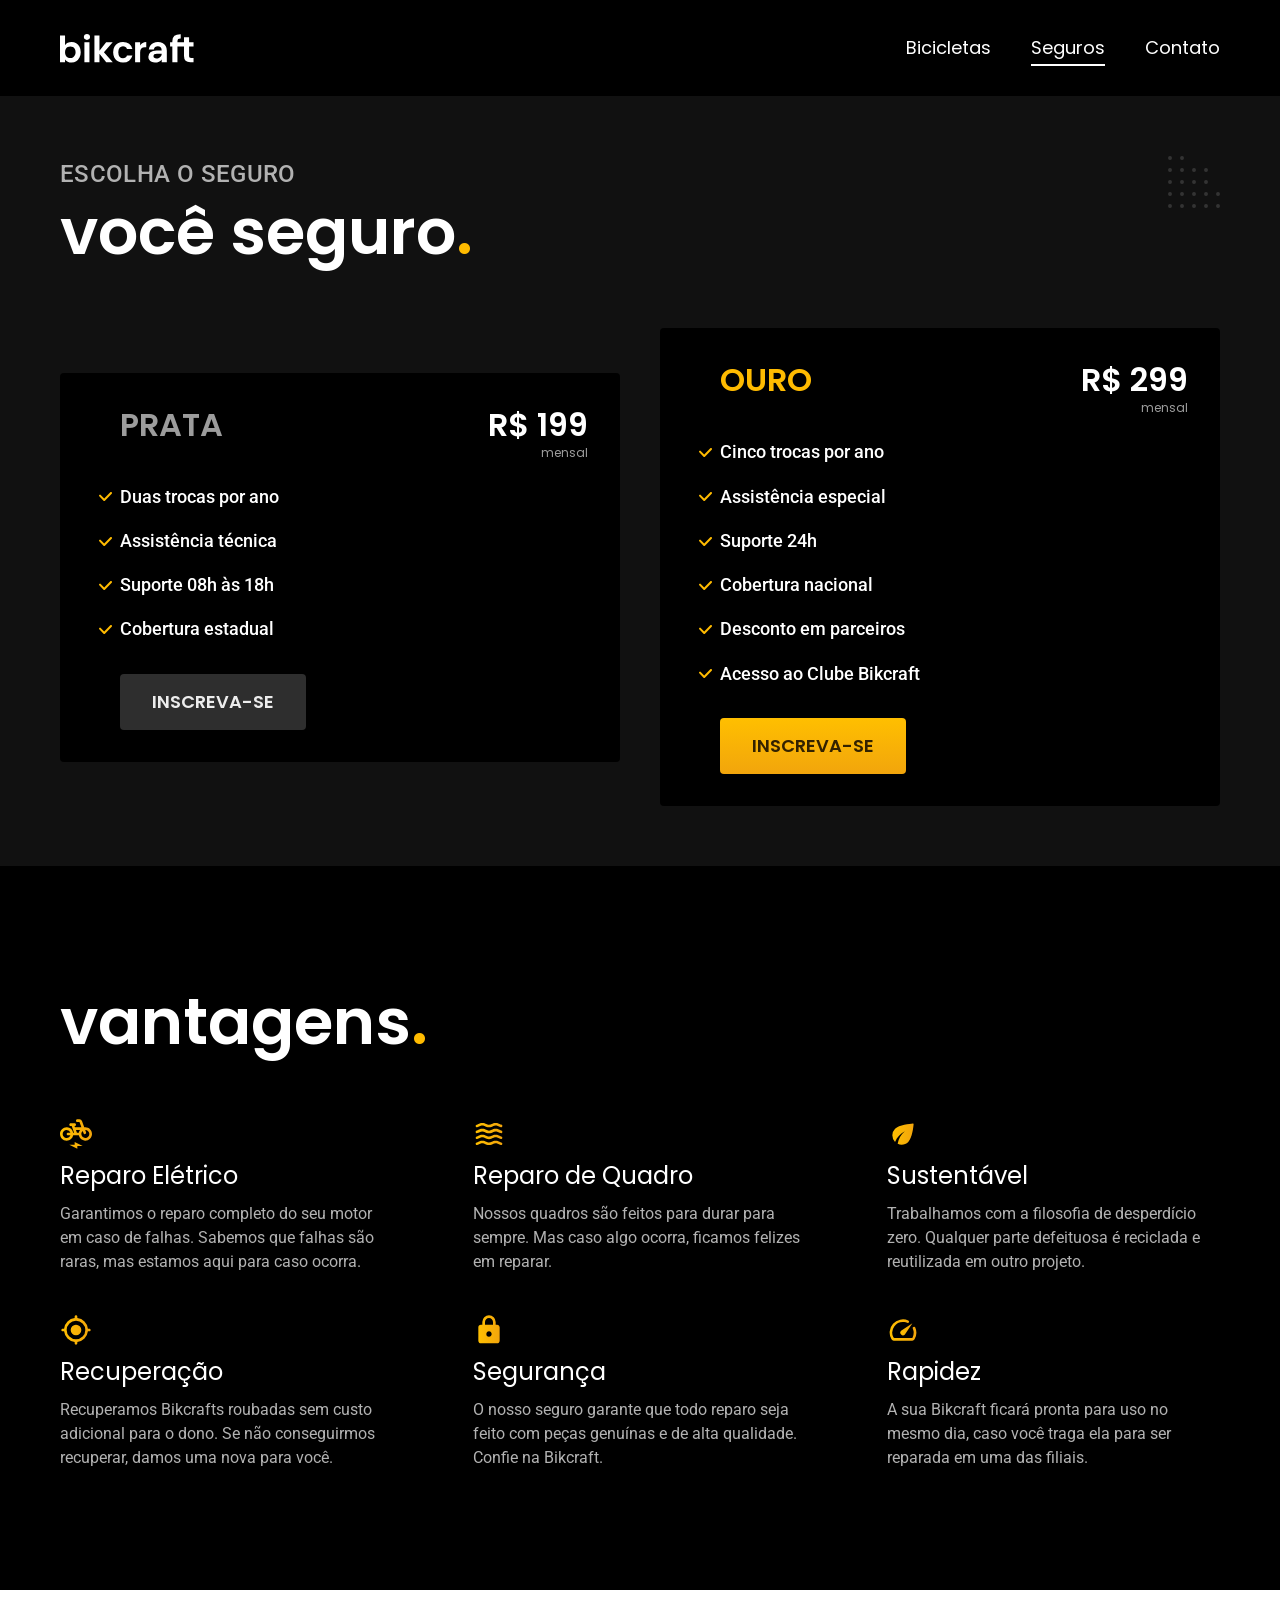
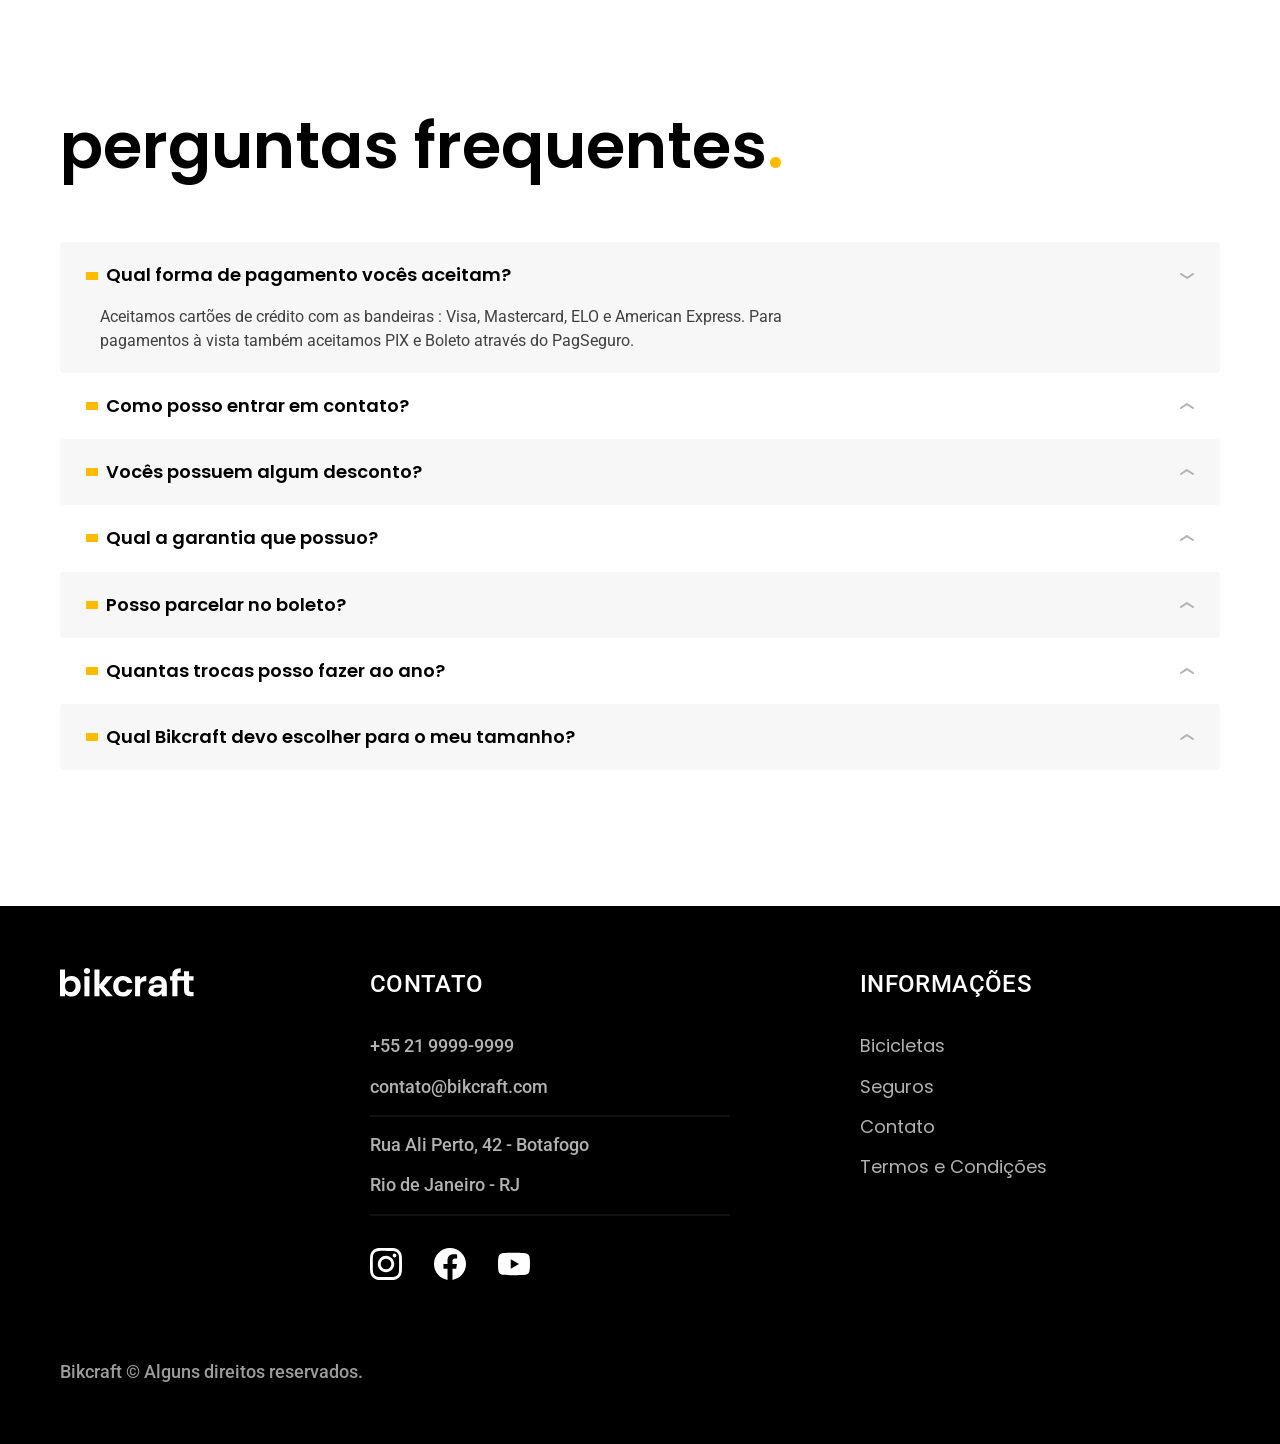
<file: seguros.html>
<!DOCTYPE html>
<html lang="pt-br">

<head>
    <meta charset="UTF-8">
    <meta name="viewport" content="width=device-width, initial-scale=1.0">
    <meta name="description" content="Termos e condições.">
    <title>Seguros | Bikcraft</title>
    <link rel="icon" href="./favicon.svg" type="image/svg+xml">
    <link rel="preload" href="./css/style.min.css" as="style">
    <link rel="stylesheet" href="./css/style.min.css">
    <script>document.documentElement.classList.add("js");</script>
    <link rel="preconnect" href="https://fonts.googleapis.com">
    <link rel="preconnect" href="https://fonts.gstatic.com" crossorigin>
    <link href="https://fonts.googleapis.com/css2?family=Merriweather:ital,wght@1,900&family=Poppins:wght@400;600&family=Roboto:wght@400;500&display=swap" rel="stylesheet">
</head>

<body id="seguros">
    <header class="header-bg">
        <div class="header container">
            <a href="./">
                <img src="./img/bikcraft.svg" alt="Bikcraft">
            </a>
            <nav aria-label="primaria">
                <ul class="header-menu cor-0 font-1-m">
                    <li><a href="./bicicletas.html">Bicicletas</a></li>
                    <li><a href="./seguros.html">Seguros</a></li>
                    <li><a href="./contato.html">Contato</a></li>
                </ul>
            </nav>
        </div>
    </header>
    <main class="seguros-bg">
        <div class="titulo-bg">
            <div class="titulo container">
                <p class="font-2-l-b cor-5">Escolha o seguro</p>
                <h1 class="font-1-xxl cor-0">você seguro<span class="cor-p1">.</span></h1>
            </div>
        </div>
        <div class="seguros container">
            <div class="seguros-item fadeInLeft" data-anime="200">
                <h3 class="font-1-xl cor-6">PRATA</h3>
                <span class="font-1-xl cor-0">R$ 199 <span class="font-1-xs cor-6">mensal</span></span>
                <ul class="font-2-m cor-0">
                    <li>Duas trocas por ano</li>
                    <li>Assistência técnica</li>
                    <li>Suporte 08h às 18h</li>
                    <li>Cobertura estadual</li>
                </ul>
                <a class="botao secundario" href="./orcamento.html?tipo=seguro&produto=prata">Inscreva-se</a>
            </div>
            <div class="seguros-item fadeInRight" data-anime="400">
                <h3 class="font-1-xl cor-p1">OURO</h3>
                <span class="font-1-xl cor-0">R$ 299 <span class="font-1-xs cor-6">mensal</span></span>
                <ul class="font-2-m cor-0">
                    <li>Cinco trocas por ano</li>
                    <li>Assistência especial</li>
                    <li>Suporte 24h</li>
                    <li>Cobertura nacional</li>
                    <li>Desconto em parceiros</li>
                    <li>Acesso ao Clube Bikcraft</li>
                </ul>
                <a class="botao" href="./orcamento.html?tipo=seguro&produto=ouro">Inscreva-se</a>
            </div>
        </div>
    </main>
    <article class="vantagens-bg">
        <div class="vantagens container">
            <h2 class="font-1-xxl cor-0">vantagens<span class="cor-p1">.</span></h2>
            <ul>
                <li><img src="./img/icones/eletrica.svg" alt="">
                    <h3 class="font-1-l cor-0">Reparo Elétrico</h3>
                    <p class="font-2-s cor-5">Garantimos o reparo completo do seu motor em caso de falhas. Sabemos que falhas são raras, mas estamos aqui para caso ocorra.</p>
                </li>
                <li><img src="./img/icones/carbono.svg" alt="">
                    <h3 class="font-1-l cor-0">Reparo de Quadro</h3>
                    <p class="font-2-s cor-5">Nossos quadros são feitos para durar para sempre. Mas caso algo ocorra, ficamos felizes em reparar.</p>
                </li>
                <li><img src="./img/icones/sustentavel.svg" alt="">
                    <h3 class="font-1-l cor-0">Sustentável</h3>
                    <p class="font-2-s cor-5">Trabalhamos com a filosofia de desperdício zero. Qualquer parte defeituosa é reciclada e reutilizada em outro projeto.</p>
                </li>
                <li><img src="./img/icones/rastreador.svg" alt="">
                    <h3 class="font-1-l cor-0">Recuperação</h3>
                    <p class="font-2-s cor-5">Recuperamos Bikcrafts roubadas sem custo adicional para o dono. Se não conseguirmos recuperar, damos uma nova para você.</p>
                </li>
                <li><img src="./img/icones/seguro.svg" alt="">
                    <h3 class="font-1-l cor-0">Segurança</h3>
                    <p class="font-2-s cor-5">O nosso seguro garante que todo reparo seja feito com peças genuínas e de alta qualidade. Confie na Bikcraft.</p>
                </li>
                <li><img src="./img/icones/velocidade.svg" alt="">
                    <h3 class="font-1-l cor-0">Rapidez</h3>
                    <p class="font-2-s cor-5">A sua Bikcraft ficará pronta para uso no mesmo dia, caso você traga ela para ser reparada em uma das filiais.</p>
                </li>
            </ul>
        </div>
    </article>
    <article class="perguntas container">
        <h2 class="font-1-xxl">perguntas frequentes<span class="cor-p1">.</span></h2>
        <dl>
            <div>
                <dt><button class="font-1-m-b" aria-expanded="true" aria-controls="pergunta1">Qual forma de pagamento vocês aceitam?</button></dt>
                <dd id="pergunta1" class="font-2-s cor-9 ativa">Aceitamos cartões de crédito com as bandeiras : Visa, Mastercard, ELO e American Express. Para pagamentos à vista também aceitamos PIX e Boleto através do PagSeguro.</dd>
            </div>
            <div>
                <dt><button class="font-1-m-b" aria-expanded="false" aria-controls="pergunta2">Como posso entrar em contato?</button></dt>
                <dd id="pergunta2" class="font-2-s cor-9">Aceitamos cartões de crédito com as bandeiras : Visa, Mastercard, ELO e American Express. Para pagamentos à vista também aceitamos PIX e Boleto através do PagSeguro.</dd>
            </div>
            <div>
                <dt><button class="font-1-m-b" aria-expanded="false" aria-controls="pergunta3">Vocês possuem algum desconto?</button></dt>
                <dd id="pergunta3" class="font-2-s cor-9">Aceitamos cartões de crédito com as bandeiras : Visa, Mastercard, ELO e American Express. Para pagamentos à vista também aceitamos PIX e Boleto através do PagSeguro.</dd>
            </div>
            <div>
                <dt><button class="font-1-m-b" aria-expanded="false" aria-controls="pergunta4">Qual a garantia que possuo?</button></dt>
                <dd id="pergunta4" class="font-2-s cor-9">Aceitamos cartões de crédito com as bandeiras : Visa, Mastercard, ELO e American Express. Para pagamentos à vista também aceitamos PIX e Boleto através do PagSeguro.</dd>
            </div>
            <div>
                <dt><button class="font-1-m-b" aria-expanded="false" aria-controls="pergunta5">Posso parcelar no boleto?</button></dt>
                <dd id="pergunta5" class="font-2-s cor-9">Aceitamos cartões de crédito com as bandeiras : Visa, Mastercard, ELO e American Express. Para pagamentos à vista também aceitamos PIX e Boleto através do PagSeguro.</dd>
            </div>
            <div>
                <dt><button class="font-1-m-b" aria-expanded="false" aria-controls="pergunta6">Quantas trocas posso fazer ao ano?</button></dt>
                <dd id="pergunta6" class="font-2-s cor-9">Aceitamos cartões de crédito com as bandeiras : Visa, Mastercard, ELO e American Express. Para pagamentos à vista também aceitamos PIX e Boleto através do PagSeguro.</dd>
            </div>
            <div>
                <dt><button class="font-1-m-b" aria-expanded="false" aria-controls="pergunta7">Qual Bikcraft devo escolher para o meu tamanho?</button></dt>
                <dd id="pergunta7" class="font-2-s cor-9">Aceitamos cartões de crédito com as bandeiras : Visa, Mastercard, ELO e American Express. Para pagamentos à vista também aceitamos PIX e Boleto através do PagSeguro.</dd>
            </div>
        </dl>
    </article>
    <footer class="footer-bg">
        <div class="footer container">
            <img src="./img/bikcraft.svg" alt="Bikcraft">
            <div class="footer-contato">
                <h3 class="font-2-l-b cor-0">Contato</h3>
                <ul class="font-2-m cor-5">
                    <li><a href="tel:+552199999999">+55 21 9999-9999</a></li>
                    <li><a href="mailto:contato@bikcraft.com">contato@bikcraft.com</a></li>
                    <li>Rua Ali Perto, 42 - Botafogo</li>
                    <li>Rio de Janeiro - RJ</li>
                </ul>
                <div class="footer-redes">
                    <a href="./"><img src="./img/redes/instagram.svg" alt="Instagram"></a>
                    <a href="./"><img src="./img/redes/facebook.svg" alt="Facebook"></a>
                    <a href="./"><img src="./img/redes/youtube.svg" alt="Youtube"></a>
                </div>
            </div>
            <div class="footer-informacoes">
                <h3 class="font-2-l-b cor-0">Informações</h3>
                <nav>
                    <ul class="font-1-m cor-5">
                        <li><a href="./bicicletas.html">Bicicletas</a></li>
                        <li><a href="./seguros.html">Seguros</a></li>
                        <li><a href="./contato.html">Contato</a></li>
                        <li><a href="./termos.html">Termos e Condições</a></li>
                    </ul>
                </nav>
            </div>
            <p class="footer-copy font-2-m cor-6">Bikcraft © Alguns direitos reservados.</p>
        </div>
    </footer>
    <script src="./js/plugins/simple-anime.js"></script>
    <script src="./js/script.js"></script>
</body>
</file>
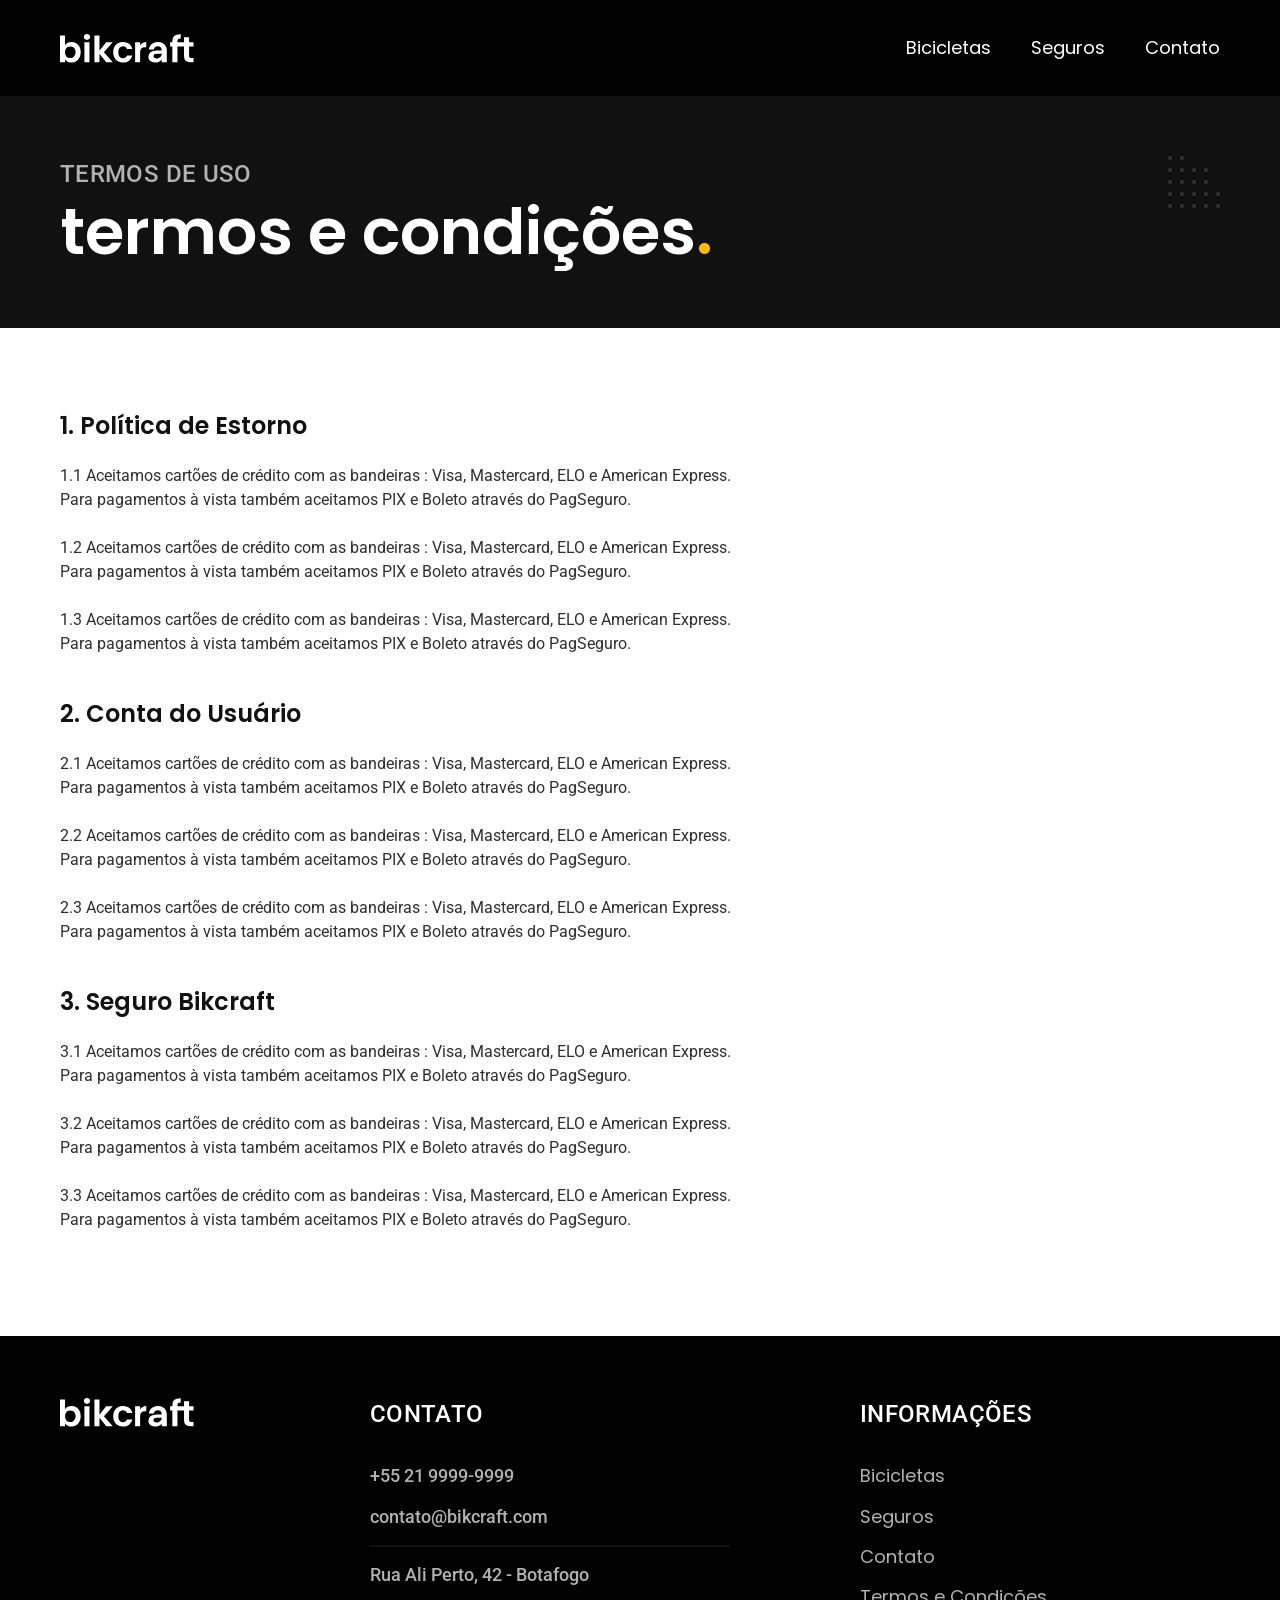
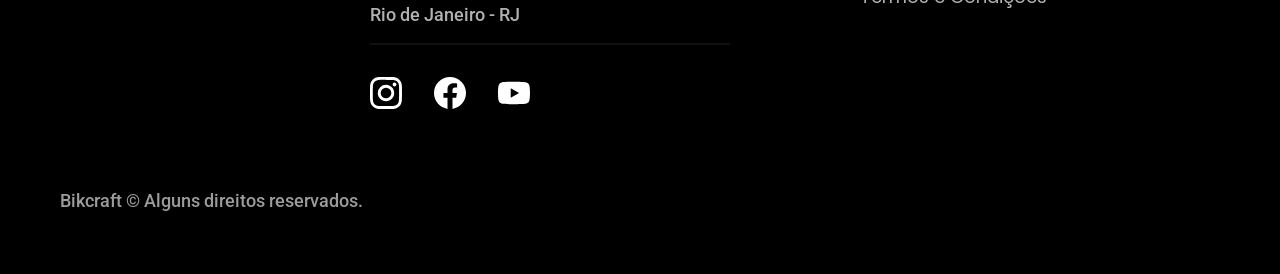
<file: termos.html>
<!DOCTYPE html>
<html lang="pt-br">

<head>
    <meta charset="UTF-8">
    <meta name="viewport" content="width=device-width, initial-scale=1.0">
    <meta name="description" content="Termos e condições.">
    <title>Termos e Condições | Bikcraft</title>
    <link rel="icon" href="./favicon.svg" type="image/svg+xml">
    <link rel="preload" href="./css/style.min.css" as="style">
    <link rel="stylesheet" href="./css/style.min.css">
    <script>document.documentElement.classList.add("js");</script>
    <link rel="preconnect" href="https://fonts.googleapis.com">
    <link rel="preconnect" href="https://fonts.gstatic.com" crossorigin>
    <link href="https://fonts.googleapis.com/css2?family=Merriweather:ital,wght@1,900&family=Poppins:wght@400;600&family=Roboto:wght@400;500&display=swap" rel="stylesheet">
</head>

<body id="termos">
    <header class="header-bg">
        <div class="header container">
            <a href="./">
                <img src="./img/bikcraft.svg" alt="Bikcraft">
            </a>
            <nav aria-label="primaria">
                <ul class="header-menu cor-0 font-1-m">
                    <li><a href="./bicicletas.html">Bicicletas</a></li>
                    <li><a href="./seguros.html">Seguros</a></li>
                    <li><a href="./contato.html">Contato</a></li>
                </ul>
            </nav>
        </div>
    </header>
    <main>
        <div class="titulo-bg">
            <div class="titulo container">
                <p class="font-2-l-b cor-5">Termos de uso</p>
                <h1 class="font-1-xxl cor-0">termos e condições<span class="cor-p1">.</span></h1>
            </div>
        </div>
        <div class="termos font-2-s cor-10 container">
            <h2 class="font-1-l cor-11">1. Política de Estorno</h2>
            <p>1.1 Aceitamos cartões de crédito com as bandeiras : Visa, Mastercard, ELO e American Express. Para pagamentos à vista também aceitamos PIX e Boleto através do PagSeguro.</p>
            <p>1.2 Aceitamos cartões de crédito com as bandeiras : Visa, Mastercard, ELO e American Express. Para pagamentos à vista também aceitamos PIX e Boleto através do PagSeguro.</p>
            <p>1.3 Aceitamos cartões de crédito com as bandeiras : Visa, Mastercard, ELO e American Express. Para pagamentos à vista também aceitamos PIX e Boleto através do PagSeguro.</p>
            <h2 class="font-1-l cor-11">2. Conta do Usuário</h2>
            <p>2.1 Aceitamos cartões de crédito com as bandeiras : Visa, Mastercard, ELO e American Express. Para pagamentos à vista também aceitamos PIX e Boleto através do PagSeguro.</p>
            <p>2.2 Aceitamos cartões de crédito com as bandeiras : Visa, Mastercard, ELO e American Express. Para pagamentos à vista também aceitamos PIX e Boleto através do PagSeguro.</p>
            <p>2.3 Aceitamos cartões de crédito com as bandeiras : Visa, Mastercard, ELO e American Express. Para pagamentos à vista também aceitamos PIX e Boleto através do PagSeguro.</p>
            <h2 class="font-1-l cor-11">3. Seguro Bikcraft</h2>
            <p>3.1 Aceitamos cartões de crédito com as bandeiras : Visa, Mastercard, ELO e American Express. Para pagamentos à vista também aceitamos PIX e Boleto através do PagSeguro.</p>
            <p>3.2 Aceitamos cartões de crédito com as bandeiras : Visa, Mastercard, ELO e American Express. Para pagamentos à vista também aceitamos PIX e Boleto através do PagSeguro.</p>
            <p>3.3 Aceitamos cartões de crédito com as bandeiras : Visa, Mastercard, ELO e American Express. Para pagamentos à vista também aceitamos PIX e Boleto através do PagSeguro.</p>
        </div>
    </main>
    <footer class="footer-bg">
        <div class="footer container">
            <img src="./img/bikcraft.svg" alt="Bikcraft">
            <div class="footer-contato">
                <h3 class="font-2-l-b cor-0">Contato</h3>
                <ul class="font-2-m cor-5">
                    <li><a href="tel:+552199999999">+55 21 9999-9999</a></li>
                    <li><a href="mailto:contato@bikcraft.com">contato@bikcraft.com</a></li>
                    <li>Rua Ali Perto, 42 - Botafogo</li>
                    <li>Rio de Janeiro - RJ</li>
                </ul>
                <div class="footer-redes">
                    <a href="./"><img src="./img/redes/instagram.svg" alt="Instagram"></a>
                    <a href="./"><img src="./img/redes/facebook.svg" alt="Facebook"></a>
                    <a href="./"><img src="./img/redes/youtube.svg" alt="Youtube"></a>
                </div>
            </div>
            <div class="footer-informacoes">
                <h3 class="font-2-l-b cor-0">Informações</h3>
                <nav>
                    <ul class="font-1-m cor-5">
                        <li><a href="./bicicletas.html">Bicicletas</a></li>
                        <li><a href="./seguros.html">Seguros</a></li>
                        <li><a href="./contato.html">Contato</a></li>
                        <li><a href="./termos.html">Termos e Condições</a></li>
                    </ul>
                </nav>
            </div>
            <p class="footer-copy font-2-m cor-6">Bikcraft © Alguns direitos reservados.</p>
        </div>
    </footer>
    <script src="./js/script.js"></script>
</body>
</file>
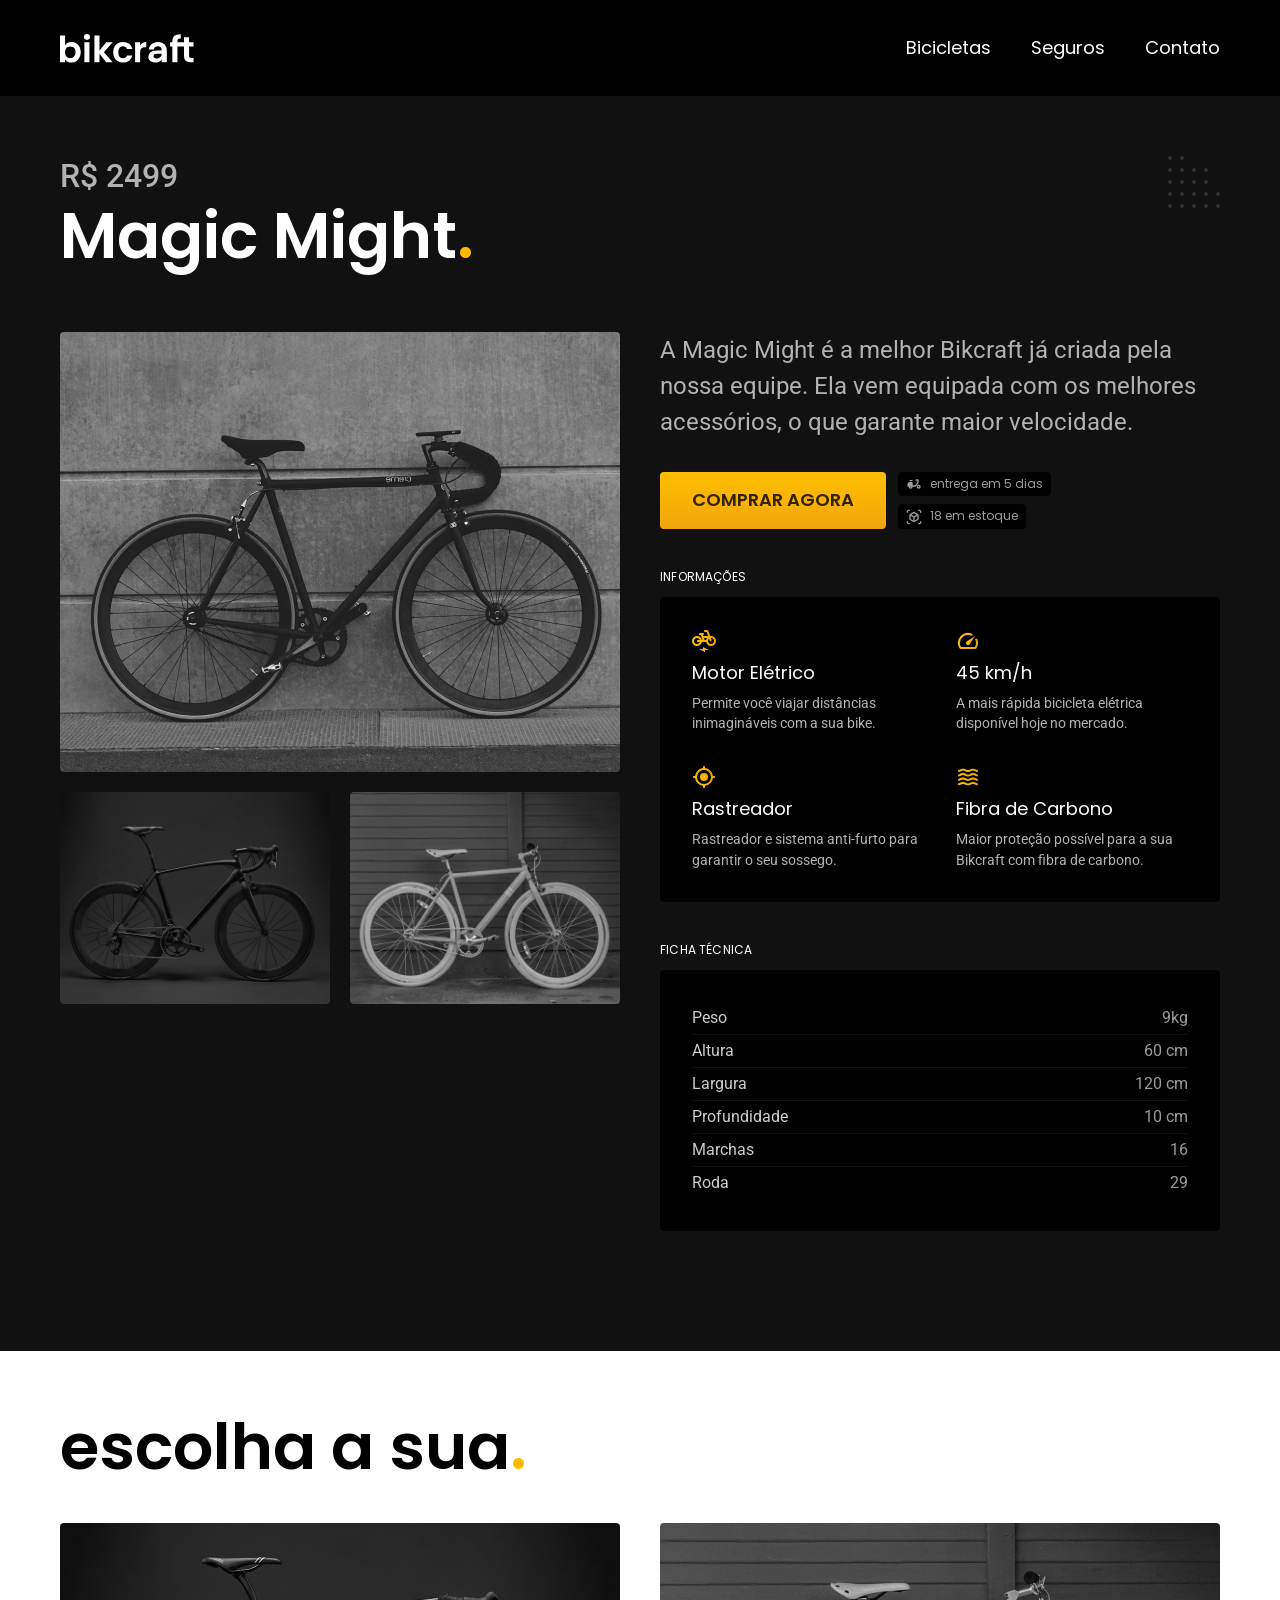
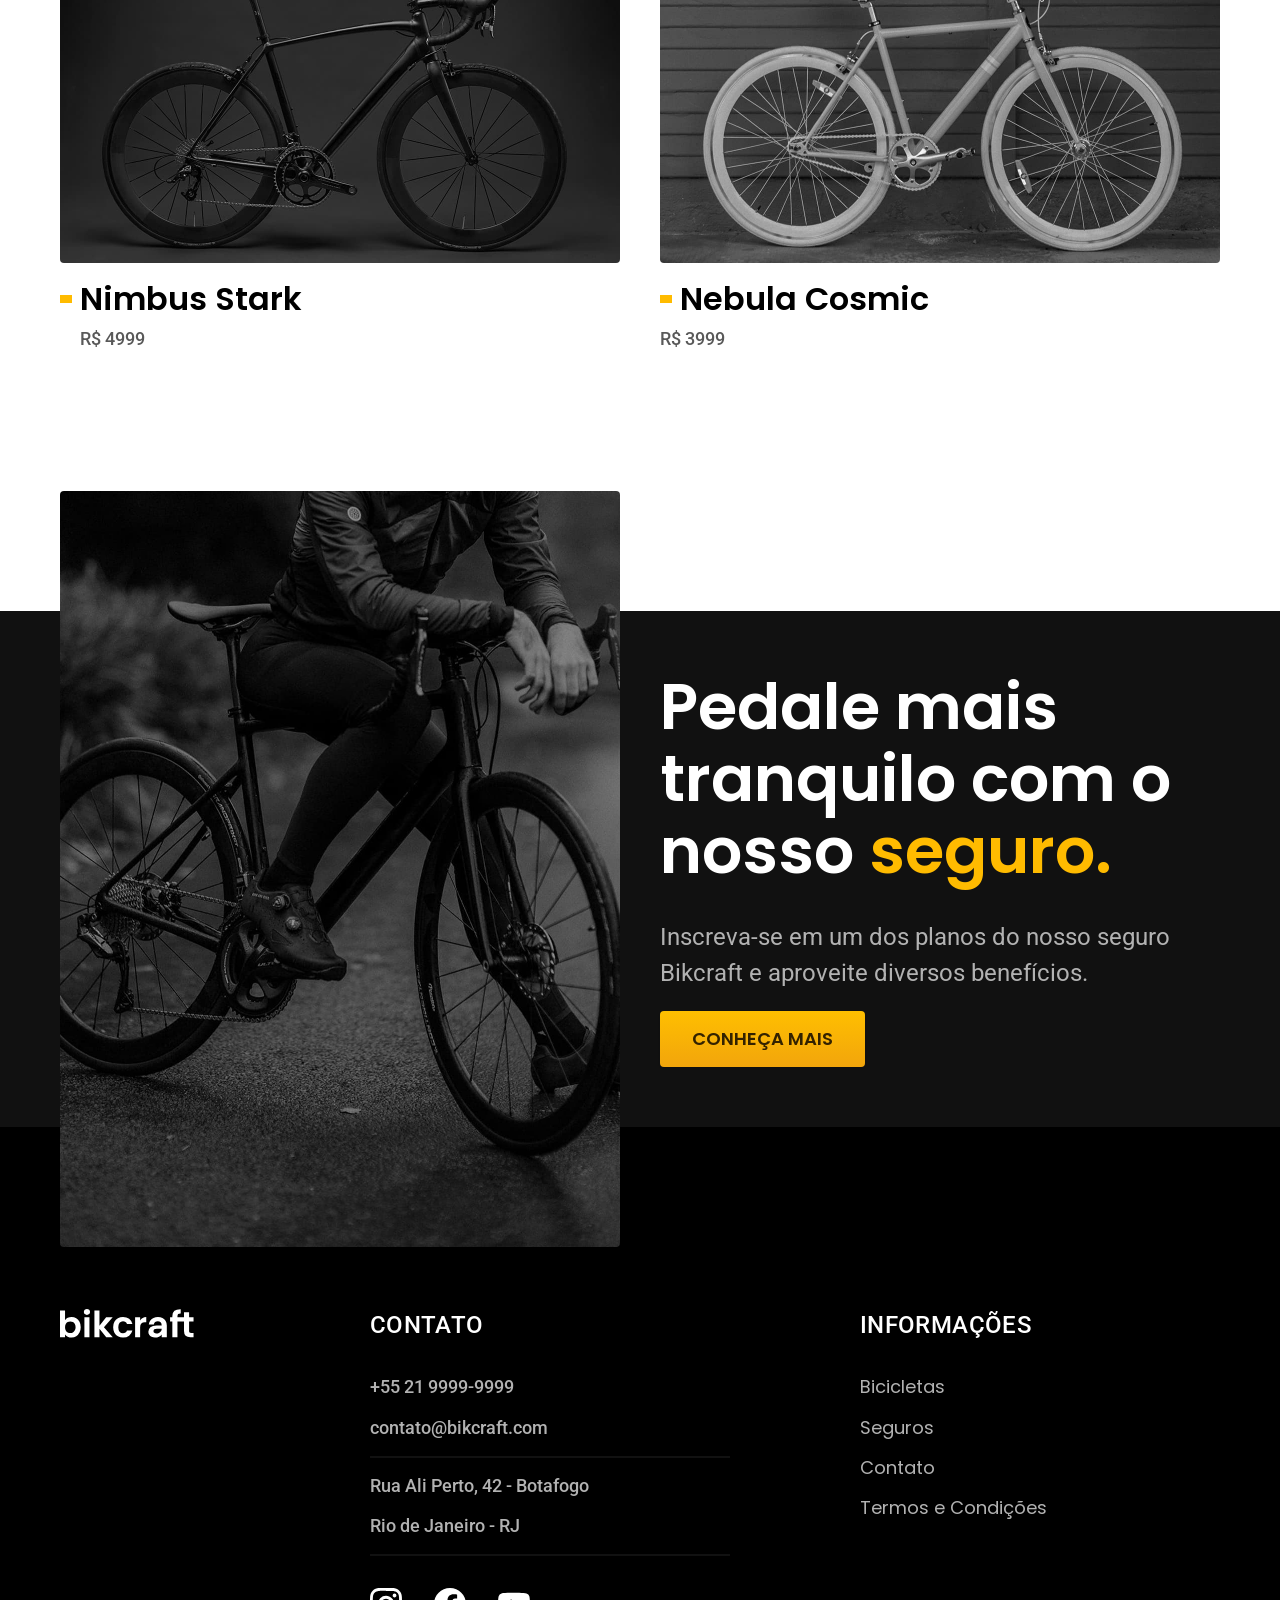
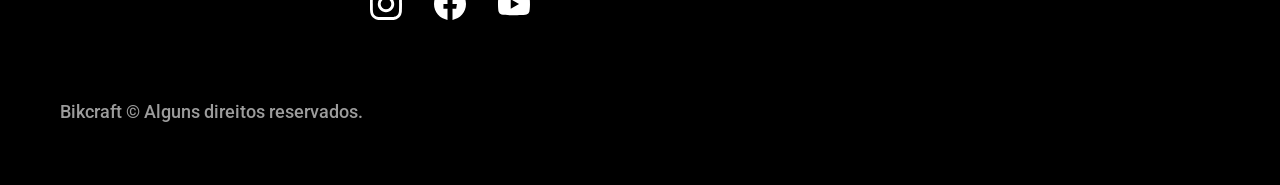
<file: bicicletas/magic.html>
<!DOCTYPE html>
<html lang="pt-br">

<head>
    <meta charset="UTF-8">
    <meta name="viewport" content="width=device-width, initial-scale=1.0">
    <meta name="description" content="Termos e condições.">
    <title>Magic | Bikcraft</title>
    <link rel="icon" href="../favicon.svg" type="image/svg+xml">
    <link rel="preload" href="../css/style.min.css" as="style">
    <link rel="stylesheet" href="../css/style.min.css">
    <script>document.documentElement.classList.add("js");</script>
    <link rel="preconnect" href="https://fonts.googleapis.com">
    <link rel="preconnect" href="https://fonts.gstatic.com" crossorigin>
    <link href="https://fonts.googleapis.com/css2?family=Merriweather:ital,wght@1,900&family=Poppins:wght@400;600&family=Roboto:wght@400;500&display=swap" rel="stylesheet">
</head>

<body id="bicicleta">
    <header class="header-bg">
        <div class="header container">
            <a href="../">
                <img src="../img/bikcraft.svg" alt="Bikcraft">
            </a>
            <nav aria-label="primaria">
                <ul class="header-menu cor-0 font-1-m">
                    <li><a href="../bicicletas.html">Bicicletas</a></li>
                    <li><a href="../seguros.html">Seguros</a></li>
                    <li><a href="../contato.html">Contato</a></li>
                </ul>
            </nav>
        </div>
    </header>
    <main class="titulo-bg">
        <div>
            <div class="titulo container">
                <p class="font-2-xl cor-5">R$ 2499</p>
                <h1 class="font-1-xxl cor-0">Magic Might<span class="cor-p1">.</span></h1>
            </div>
        </div>
        <div class="bicicleta container">
            <div class="bicicleta-imagens">
                <img src="../img/bicicleta/nimbus2.jpg" alt="Bicicleta 1">
                <img src="../img/bicicleta/nimbus1.jpg" alt="Bicicleta 2">
                <img src="../img/bicicleta/nimbus3.jpg" alt="Bicicleta 3">
            </div>
            <div class="bicicleta-conteudo">
                <p class="font-2-l cor-5">A Magic Might é a melhor Bikcraft já criada pela nossa equipe. Ela vem equipada com os melhores acessórios, o que garante maior velocidade.</p>
                <div class="bicicleta-comprar">
                    <a class="botao" href="../orcamento.html?tipo=bikcraft&produto=magic">Comprar agora</a>
                    <span class="font-1-xs cor-6"> <img src="../img/icones/entrega.svg" alt=""> entrega em 5 dias</span>
                    <span class="font-1-xs cor-6"> <img src="../img/icones/estoque.svg" alt=""> 18 em estoque</span>
                </div>
                <h2 class="font-1-xs cor-0">Informações</h2>
                <ul class="bicicleta-informacoes">
                    <li><img src="../img/icones/eletrica.svg" alt="">
                        <h3 class="font-1-m cor-0">Motor Elétrico</h3>
                        <p class="font-2-xs cor-5">Permite você viajar distâncias inimagináveis com a sua bike.</p>
                    </li>
                    <li><img src="../img/icones/velocidade.svg" alt="">
                        <h3 class="font-1-m cor-0">45 km/h</h3>
                        <p class="font-2-xs cor-5">A mais rápida bicicleta elétrica disponível hoje no mercado.</p>
                    </li>
                    <li><img src="../img/icones/rastreador.svg" alt="">
                        <h3 class="font-1-m cor-0">Rastreador</h3>
                        <p class="font-2-xs cor-5">Rastreador e sistema anti-furto para garantir o seu sossego.</p>
                    </li>
                    <li><img src="../img/icones/carbono.svg" alt="">
                        <h3 class="font-1-m cor-0">Fibra de Carbono</h3>
                        <p class="font-2-xs cor-5">Maior proteção possível para a sua Bikcraft com fibra de carbono.</p>
                    </li>
                </ul>
                <h2 class="font-1-xs cor-0">Ficha Técnica</h2>
                <ul class="bicicleta-ficha font-2-s cor-4">
                    <li>Peso <span>9kg</span></li>
                    <li>Altura <span>60 cm</span></li>
                    <li>Largura <span>120 cm</span></li>
                    <li>Profundidade <span>10 cm</span></li>
                    <li>Marchas <span>16</span></li>
                    <li>Roda <span>29</span></li>
                </ul>
            </div>
        </div>
    </main>
    <article class="bicicletas-lista container">
        <h2 class="font-1-xxl">escolha a sua<span class="cor-p1">.</span></h2>
        <ul>
            <li>
                <a href="./nimbus.html">
                    <img src="../img/bicicletas/nimbus.jpg" alt="Bicicleta preta">
                    <h3 class="font-1-xl">Nimbus Stark</h3>
                    <span class="font-2-m cor-8">R$ 4999</span>
                </a>
            </li>
            <a href="./nebula.html">
                <img src="../img/bicicletas/nebula.jpg" alt="Bicicleta preta">
                <h3 class="font-1-xl">Nebula Cosmic</h3>
                <span class="font-2-m cor-8">R$ 3999</span>
            </a>
            </li>
        </ul>
    </article>
    <article class="seguro-bg">
        <div class="seguro container">
            <div class="seguro-imagem">
                <img src="../img/fotos/seguros.jpg" alt="Pessoa parada em cima de uma bicicleta.">
            </div>
            <div class="seguro-conteudo">
                <h2 class="font-1-xxl cor-0">Pedale mais tranquilo com o nosso <span class="cor-p1">seguro.</span></h2>
                <p class="font-2-l cor-5">Inscreva-se em um dos planos do nosso seguro Bikcraft e aproveite diversos benefícios.</p>
                <a class="botao" href="../seguros.html">Conheça Mais</a>
            </div>
        </div>
    </article>
    <footer class="footer-bg">
        <div class="footer container">
            <img src="../img/bikcraft.svg" alt="Bikcraft">
            <div class="footer-contato">
                <h3 class="font-2-l-b cor-0">Contato</h3>
                <ul class="font-2-m cor-5">
                    <li><a href="tel:+552199999999">+55 21 9999-9999</a></li>
                    <li><a href="mailto:contato@bikcraft.com">contato@bikcraft.com</a></li>
                    <li>Rua Ali Perto, 42 - Botafogo</li>
                    <li>Rio de Janeiro - RJ</li>
                </ul>
                <div class="footer-redes">
                    <a href="../"><img src="../img/redes/instagram.svg" alt="Instagram"></a>
                    <a href="../"><img src="../img/redes/facebook.svg" alt="Facebook"></a>
                    <a href="../"><img src="../img/redes/youtube.svg" alt="Youtube"></a>
                </div>
            </div>
            <div class="footer-informacoes">
                <h3 class="font-2-l-b cor-0">Informações</h3>
                <nav>
                    <ul class="font-1-m cor-5">
                        <li><a href="../bicicletas.html">Bicicletas</a></li>
                        <li><a href="../seguros.html">Seguros</a></li>
                        <li><a href="../contato.html">Contato</a></li>
                        <li><a href="../termos.html">Termos e Condições</a></li>
                    </ul>
                </nav>
            </div>
            <p class="footer-copy font-2-m cor-6">Bikcraft © Alguns direitos reservados.</p>
        </div>
    </footer>
    <script src="../js/script.js"></script>
</body>
</file>
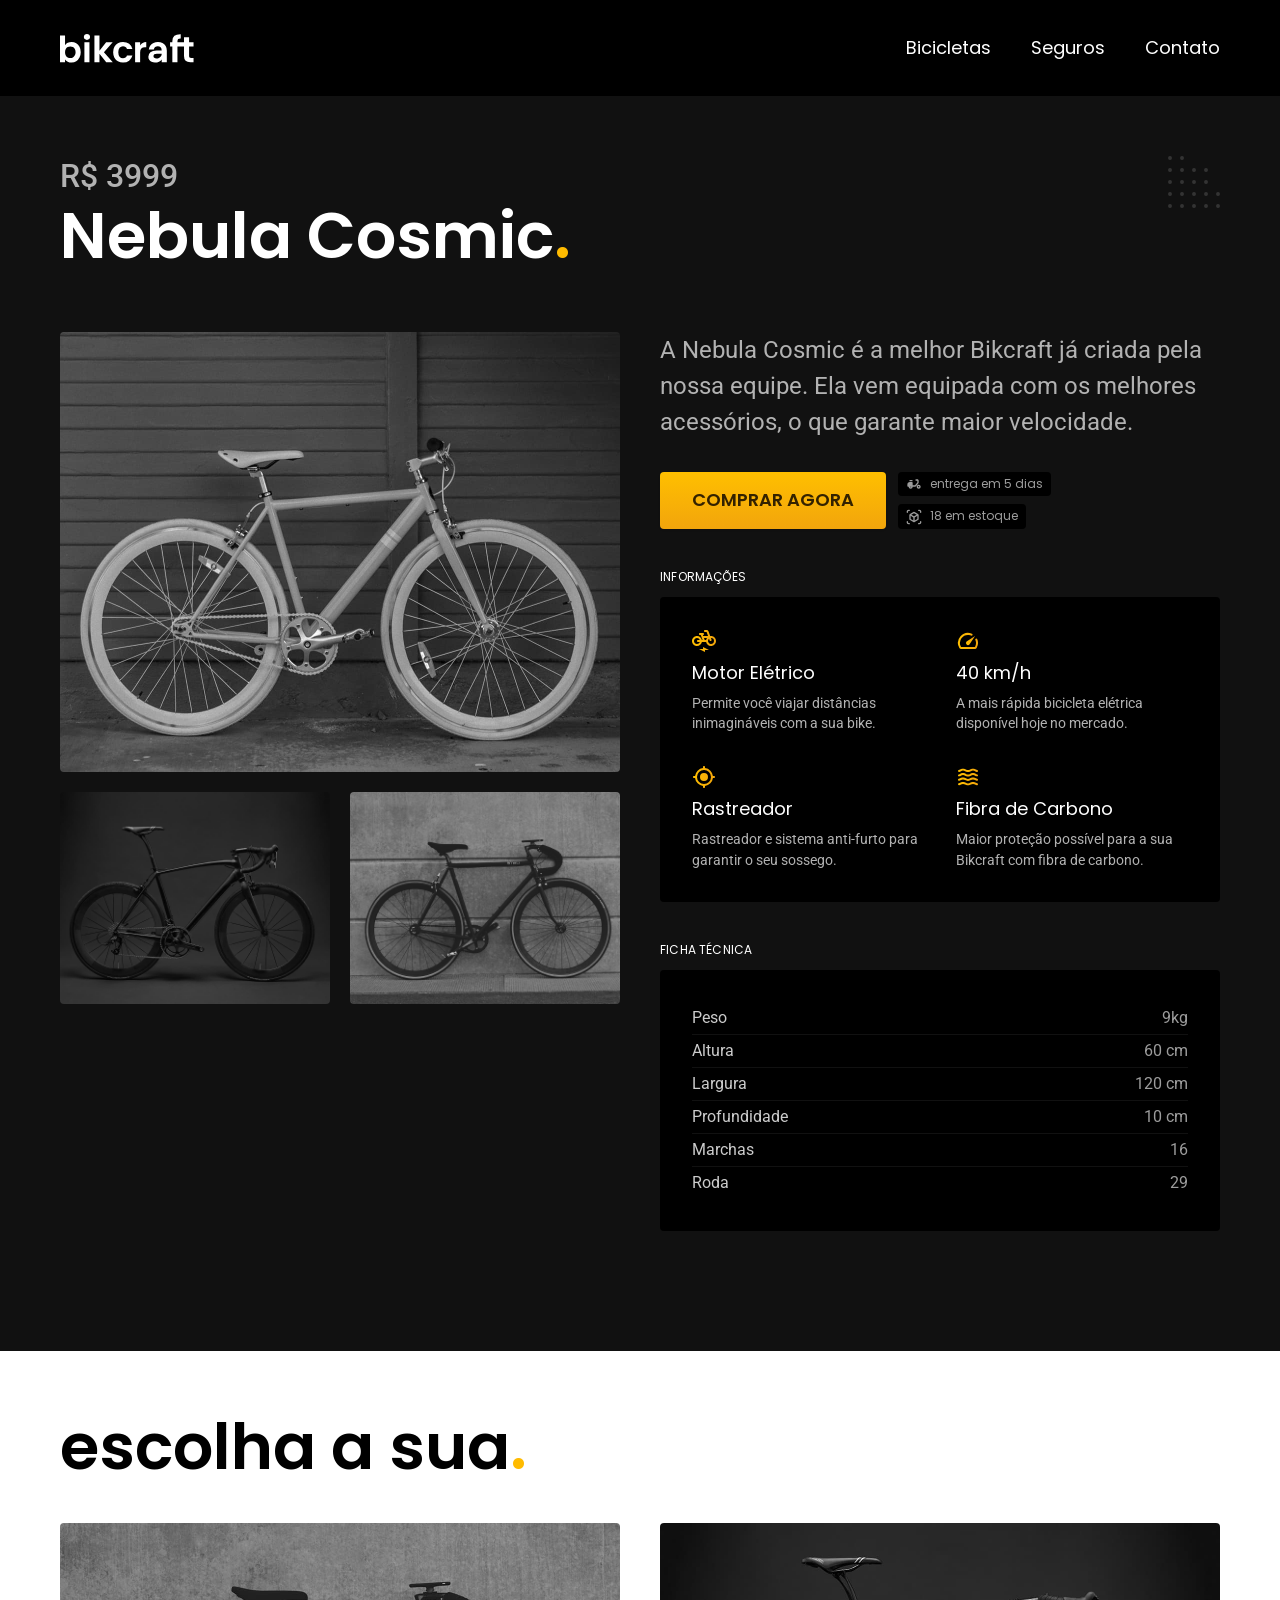
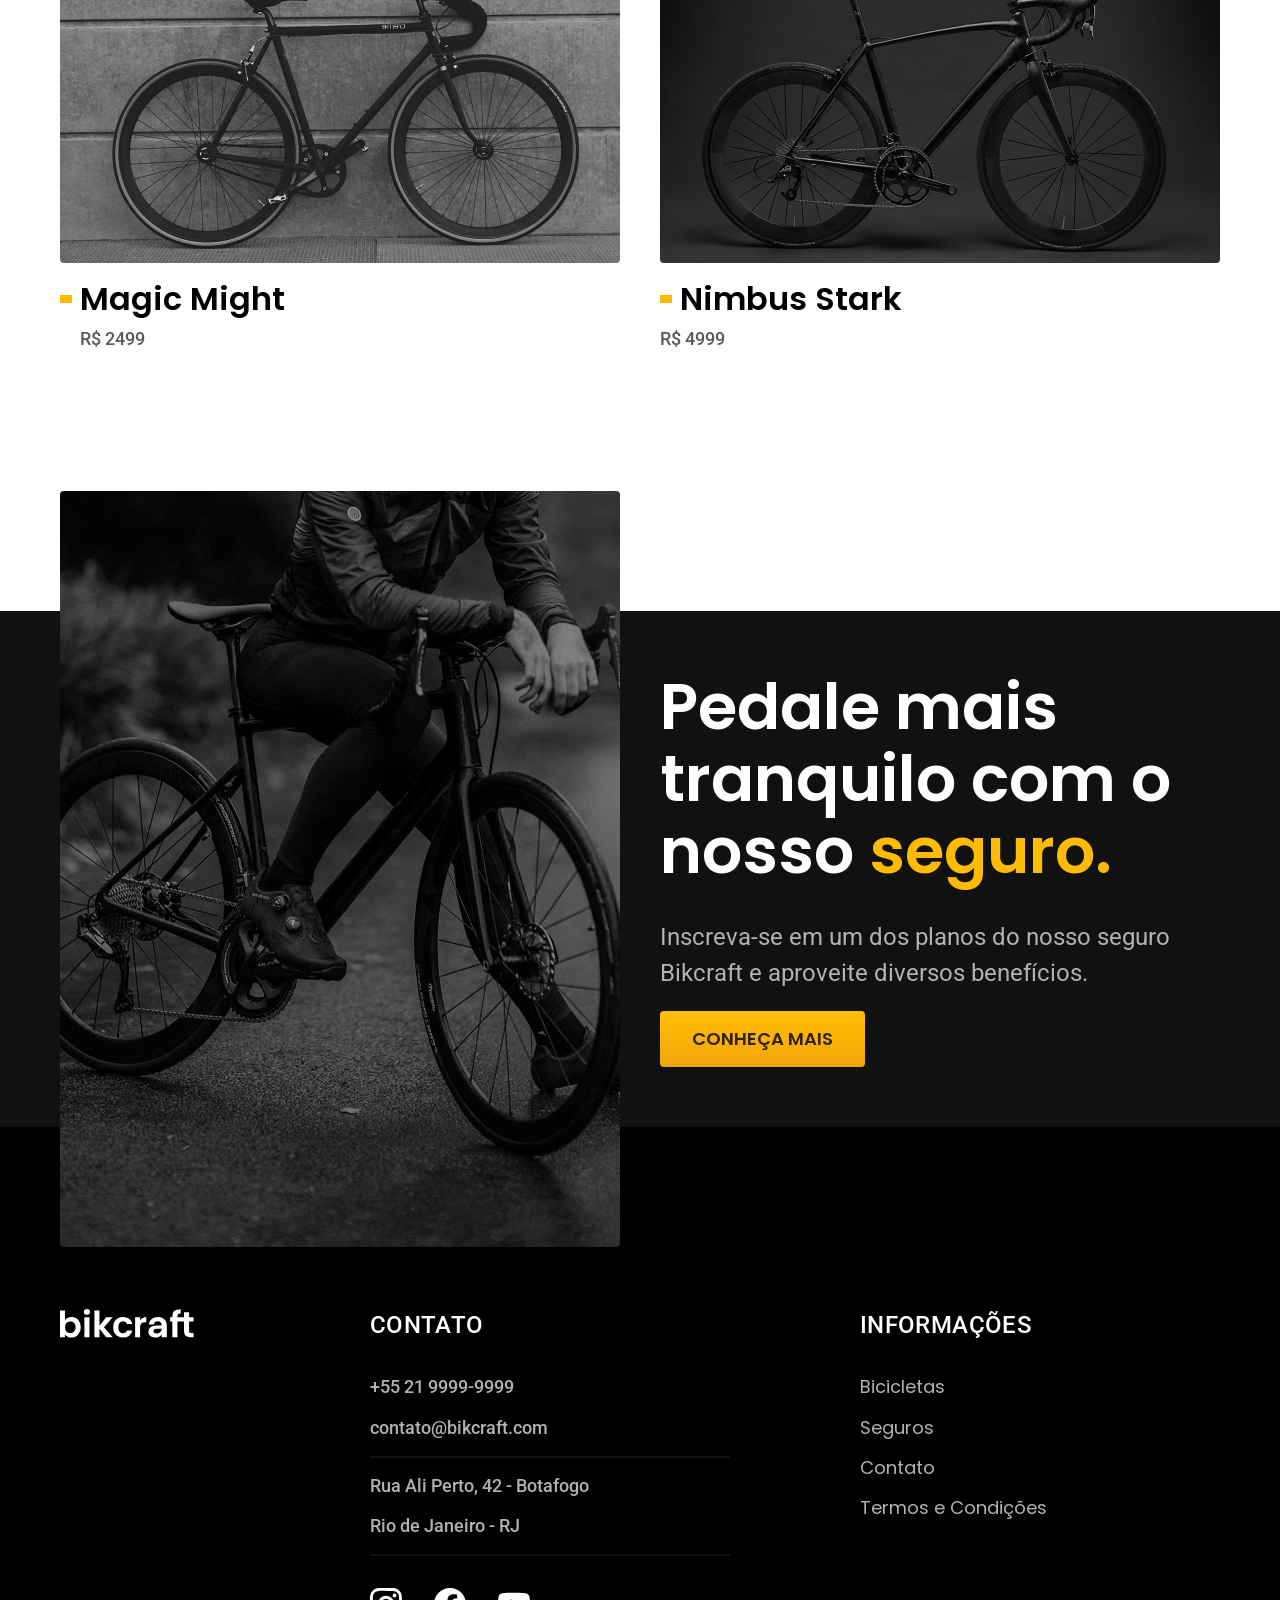
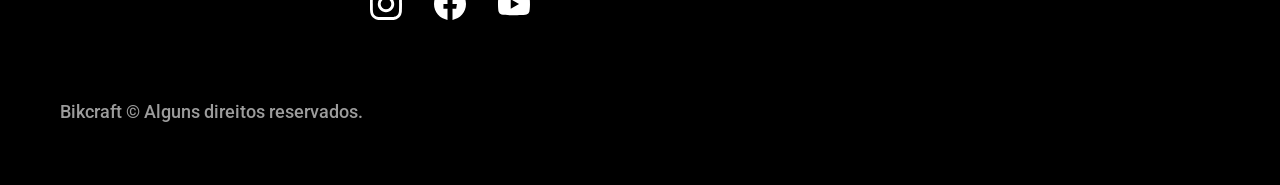
<file: bicicletas/nebula.html>
<!DOCTYPE html>
<html lang="pt-br">

<head>
    <meta charset="UTF-8">
    <meta name="viewport" content="width=device-width, initial-scale=1.0">
    <meta name="description" content="Termos e condições.">
    <title>Nebula | Bikcraft</title>
    <link rel="icon" href="../favicon.svg" type="image/svg+xml">
    <link rel="preload" href="../css/style.min.css" as="style">
    <link rel="stylesheet" href="../css/style.min.css">
    <script>document.documentElement.classList.add("js");</script>
    <link rel="preconnect" href="https://fonts.googleapis.com">
    <link rel="preconnect" href="https://fonts.gstatic.com" crossorigin>
    <link href="https://fonts.googleapis.com/css2?family=Merriweather:ital,wght@1,900&family=Poppins:wght@400;600&family=Roboto:wght@400;500&display=swap" rel="stylesheet">
</head>

<body id="bicicleta">
    <header class="header-bg">
        <div class="header container">
            <a href="../">
                <img src="../img/bikcraft.svg" alt="Bikcraft">
            </a>
            <nav aria-label="primaria">
                <ul class="header-menu cor-0 font-1-m">
                    <li><a href="../bicicletas.html">Bicicletas</a></li>
                    <li><a href="../seguros.html">Seguros</a></li>
                    <li><a href="../contato.html">Contato</a></li>
                </ul>
            </nav>
        </div>
    </header>
    <main class="titulo-bg">
        <div>
            <div class="titulo container">
                <p class="font-2-xl cor-5">R$ 3999</p>
                <h1 class="font-1-xxl cor-0">Nebula Cosmic<span class="cor-p1">.</span></h1>
            </div>
        </div>
        <div class="bicicleta container">
            <div class="bicicleta-imagens">
                <img src="../img/bicicleta/nimbus3.jpg" alt="Bicicleta 1">
                <img src="../img/bicicleta/nimbus1.jpg" alt="Bicicleta 2">
                <img src="../img/bicicleta/nimbus2.jpg" alt="Bicicleta 3">
            </div>
            <div class="bicicleta-conteudo">
                <p class="font-2-l cor-5">A Nebula Cosmic é a melhor Bikcraft já criada pela nossa equipe. Ela vem equipada com os melhores acessórios, o que garante maior velocidade.</p>
                <div class="bicicleta-comprar">
                    <a class="botao" href="../orcamento.html?tipo=bikcraft&produto=nebula">Comprar agora</a>
                    <span class="font-1-xs cor-6"> <img src="../img/icones/entrega.svg" alt=""> entrega em 5 dias</span>
                    <span class="font-1-xs cor-6"> <img src="../img/icones/estoque.svg" alt=""> 18 em estoque</span>
                </div>
                <h2 class="font-1-xs cor-0">Informações</h2>
                <ul class="bicicleta-informacoes">
                    <li><img src="../img/icones/eletrica.svg" alt="">
                        <h3 class="font-1-m cor-0">Motor Elétrico</h3>
                        <p class="font-2-xs cor-5">Permite você viajar distâncias inimagináveis com a sua bike.</p>
                    </li>
                    <li><img src="../img/icones/velocidade.svg" alt="">
                        <h3 class="font-1-m cor-0">40 km/h</h3>
                        <p class="font-2-xs cor-5">A mais rápida bicicleta elétrica disponível hoje no mercado.</p>
                    </li>
                    <li><img src="../img/icones/rastreador.svg" alt="">
                        <h3 class="font-1-m cor-0">Rastreador</h3>
                        <p class="font-2-xs cor-5">Rastreador e sistema anti-furto para garantir o seu sossego.</p>
                    </li>
                    <li><img src="../img/icones/carbono.svg" alt="">
                        <h3 class="font-1-m cor-0">Fibra de Carbono</h3>
                        <p class="font-2-xs cor-5">Maior proteção possível para a sua Bikcraft com fibra de carbono.</p>
                    </li>
                </ul>
                <h2 class="font-1-xs cor-0">Ficha Técnica</h2>
                <ul class="bicicleta-ficha font-2-s cor-4">
                    <li>Peso <span>9kg</span></li>
                    <li>Altura <span>60 cm</span></li>
                    <li>Largura <span>120 cm</span></li>
                    <li>Profundidade <span>10 cm</span></li>
                    <li>Marchas <span>16</span></li>
                    <li>Roda <span>29</span></li>
                </ul>
            </div>
        </div>
    </main>
    <article class="bicicletas-lista container">
        <h2 class="font-1-xxl">escolha a sua<span class="cor-p1">.</span></h2>
        <ul>
            <li>
                <a href="./magic.html">
                    <img src="../img/bicicletas/magic.jpg" alt="Bicicleta preta">
                    <h3 class="font-1-xl">Magic Might</h3>
                    <span class="font-2-m cor-8">R$ 2499</span>
                </a>
            </li>
            <a href="./nimbus.html">
                <img src="../img/bicicletas/nimbus.jpg" alt="Bicicleta preta">
                <h3 class="font-1-xl">Nimbus Stark</h3>
                <span class="font-2-m cor-8">R$ 4999</span>
            </a>
            </li>
        </ul>
    </article>
    <article class="seguro-bg">
        <div class="seguro container">
            <div class="seguro-imagem">
                <img src="../img/fotos/seguros.jpg" alt="Pessoa parada em cima de uma bicicleta.">
            </div>
            <div class="seguro-conteudo">
                <h2 class="font-1-xxl cor-0">Pedale mais tranquilo com o nosso <span class="cor-p1">seguro.</span></h2>
                <p class="font-2-l cor-5">Inscreva-se em um dos planos do nosso seguro Bikcraft e aproveite diversos benefícios.</p>
                <a class="botao" href="../seguros.html">Conheça Mais</a>
            </div>
        </div>
    </article>
    <footer class="footer-bg">
        <div class="footer container">
            <img src="../img/bikcraft.svg" alt="Bikcraft">
            <div class="footer-contato">
                <h3 class="font-2-l-b cor-0">Contato</h3>
                <ul class="font-2-m cor-5">
                    <li><a href="tel:+552199999999">+55 21 9999-9999</a></li>
                    <li><a href="mailto:contato@bikcraft.com">contato@bikcraft.com</a></li>
                    <li>Rua Ali Perto, 42 - Botafogo</li>
                    <li>Rio de Janeiro - RJ</li>
                </ul>
                <div class="footer-redes">
                    <a href="../"><img src="../img/redes/instagram.svg" alt="Instagram"></a>
                    <a href="../"><img src="../img/redes/facebook.svg" alt="Facebook"></a>
                    <a href="../"><img src="../img/redes/youtube.svg" alt="Youtube"></a>
                </div>
            </div>
            <div class="footer-informacoes">
                <h3 class="font-2-l-b cor-0">Informações</h3>
                <nav>
                    <ul class="font-1-m cor-5">
                        <li><a href="../bicicletas.html">Bicicletas</a></li>
                        <li><a href="../seguros.html">Seguros</a></li>
                        <li><a href="../contato.html">Contato</a></li>
                        <li><a href="../termos.html">Termos e Condições</a></li>
                    </ul>
                </nav>
            </div>
            <p class="footer-copy font-2-m cor-6">Bikcraft © Alguns direitos reservados.</p>
        </div>
    </footer>
    <script src="../js/script.js"></script>
</body>
</file>
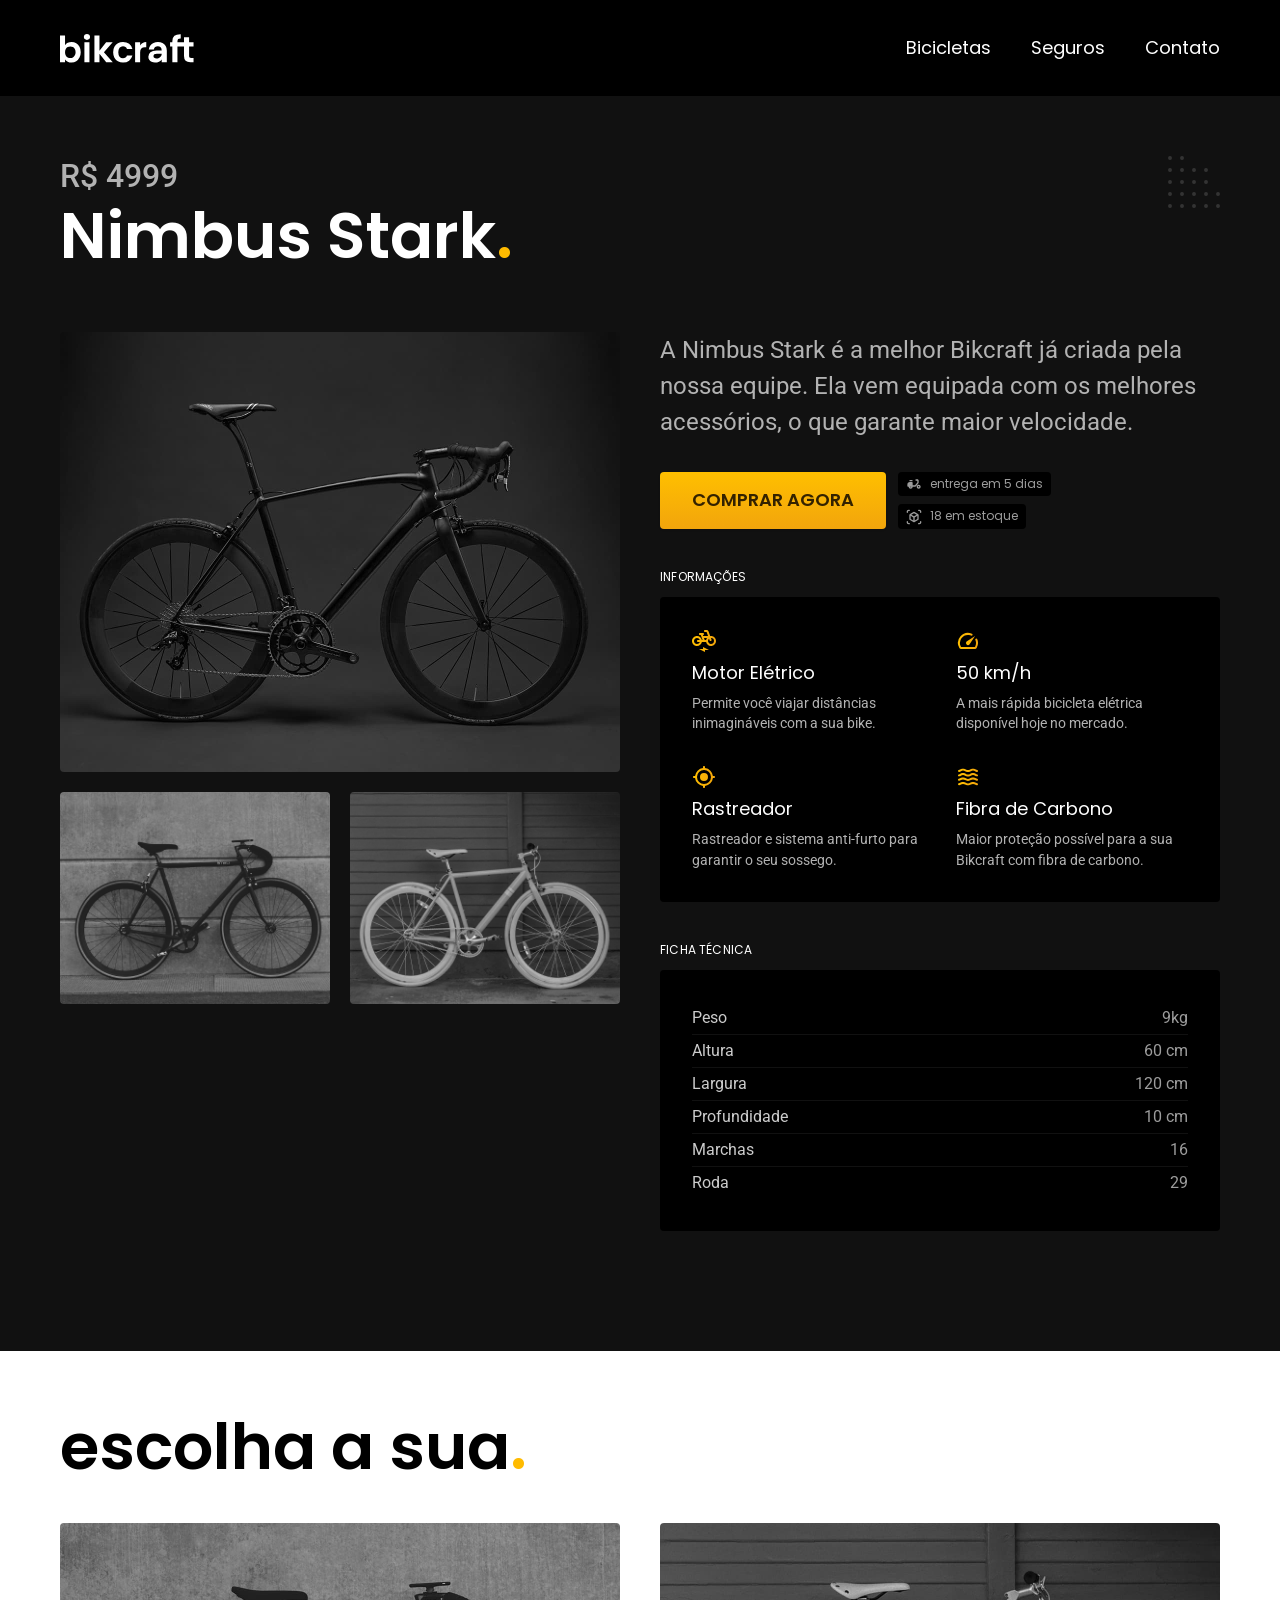
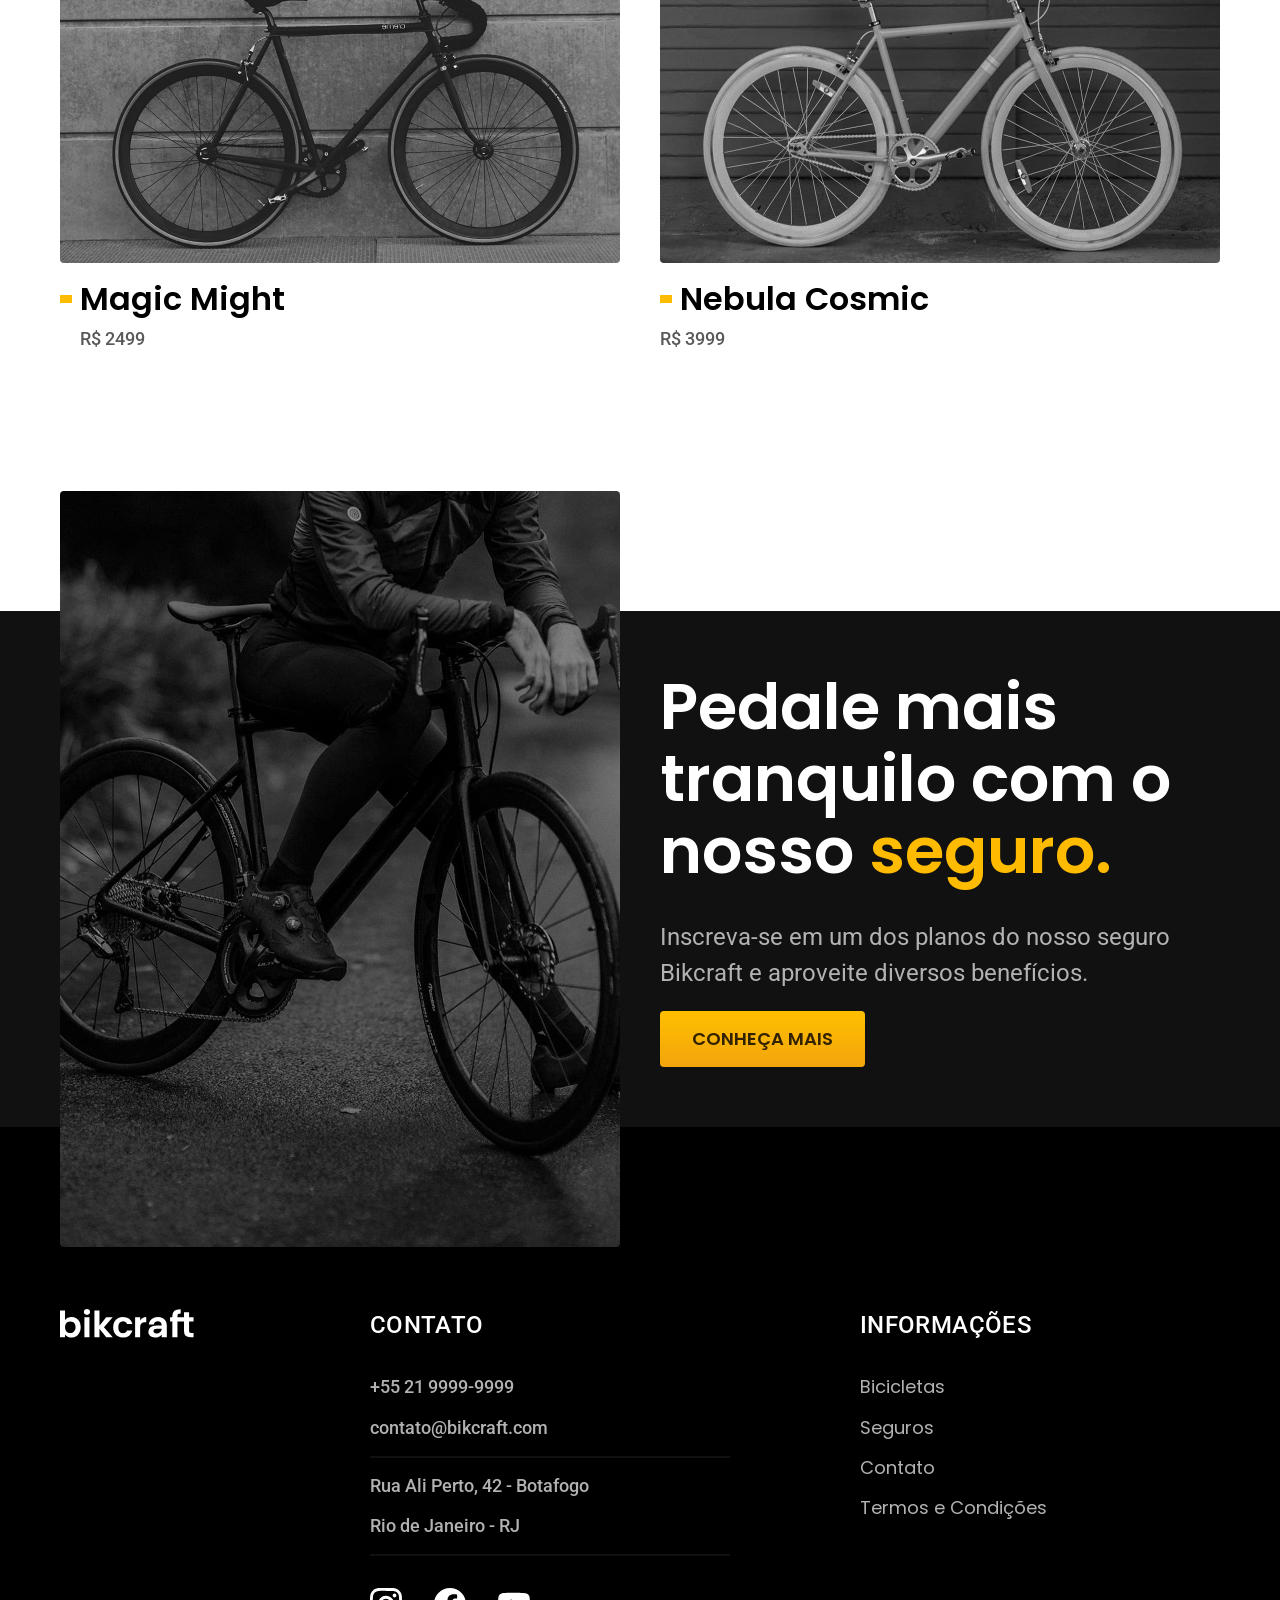
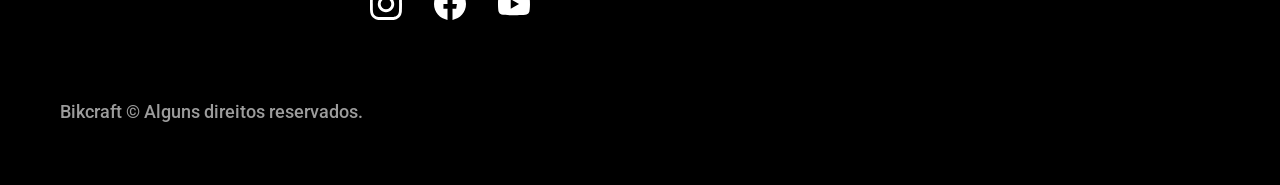
<file: bicicletas/nimbus.html>
<!DOCTYPE html>
<html lang="pt-br">

<head>
    <meta charset="UTF-8">
    <meta name="viewport" content="width=device-width, initial-scale=1.0">
    <meta name="description" content="Termos e condições.">
    <title>Nimbus | Bikcraft</title>
    <link rel="icon" href="../favicon.svg" type="image/svg+xml">
    <link rel="preload" href="../css/style.min.css" as="style">
    <link rel="stylesheet" href="../css/style.min.css">
    <script>document.documentElement.classList.add("js");</script>
    <link rel="preconnect" href="https://fonts.googleapis.com">
    <link rel="preconnect" href="https://fonts.gstatic.com" crossorigin>
    <link href="https://fonts.googleapis.com/css2?family=Merriweather:ital,wght@1,900&family=Poppins:wght@400;600&family=Roboto:wght@400;500&display=swap" rel="stylesheet">
</head>

<body id="bicicleta">
    <header class="header-bg">
        <div class="header container">
            <a href="../">
                <img src="../img/bikcraft.svg" alt="Bikcraft">
            </a>
            <nav aria-label="primaria">
                <ul class="header-menu cor-0 font-1-m">
                    <li><a href="../bicicletas.html">Bicicletas</a></li>
                    <li><a href="../seguros.html">Seguros</a></li>
                    <li><a href="../contato.html">Contato</a></li>
                </ul>
            </nav>
        </div>
    </header>
    <main class="titulo-bg">
        <div>
            <div class="titulo container">
                <p class="font-2-xl cor-5">R$ 4999</p>
                <h1 class="font-1-xxl cor-0">Nimbus Stark<span class="cor-p1">.</span></h1>
            </div>
        </div>
        <div class="bicicleta container">
            <div class="bicicleta-imagens">
                <img src="../img/bicicleta/nimbus1.jpg" alt="Bicicleta 1">
                <img src="../img/bicicleta/nimbus2.jpg" alt="Bicicleta 2">
                <img src="../img/bicicleta/nimbus3.jpg" alt="Bicicleta 3">
            </div>
            <div class="bicicleta-conteudo">
                <p class="font-2-l cor-5">A Nimbus Stark é a melhor Bikcraft já criada pela nossa equipe. Ela vem equipada com os melhores acessórios, o que garante maior velocidade.</p>
                <div class="bicicleta-comprar">
                    <a class="botao" href="../orcamento.html?tipo=bikcraft&produto=nimbus">Comprar agora</a>
                    <span class="font-1-xs cor-6"> <img src="../img/icones/entrega.svg" alt=""> entrega em 5 dias</span>
                    <span class="font-1-xs cor-6"> <img src="../img/icones/estoque.svg" alt=""> 18 em estoque</span>
                </div>
                <h2 class="font-1-xs cor-0">Informações</h2>
                <ul class="bicicleta-informacoes">
                    <li><img src="../img/icones/eletrica.svg" alt="">
                        <h3 class="font-1-m cor-0">Motor Elétrico</h3>
                        <p class="font-2-xs cor-5">Permite você viajar distâncias inimagináveis com a sua bike.</p>
                    </li>
                    <li><img src="../img/icones/velocidade.svg" alt="">
                        <h3 class="font-1-m cor-0">50 km/h</h3>
                        <p class="font-2-xs cor-5">A mais rápida bicicleta elétrica disponível hoje no mercado.</p>
                    </li>
                    <li><img src="../img/icones/rastreador.svg" alt="">
                        <h3 class="font-1-m cor-0">Rastreador</h3>
                        <p class="font-2-xs cor-5">Rastreador e sistema anti-furto para garantir o seu sossego.</p>
                    </li>
                    <li><img src="../img/icones/carbono.svg" alt="">
                        <h3 class="font-1-m cor-0">Fibra de Carbono</h3>
                        <p class="font-2-xs cor-5">Maior proteção possível para a sua Bikcraft com fibra de carbono.</p>
                    </li>
                </ul>
                <h2 class="font-1-xs cor-0">Ficha Técnica</h2>
                <ul class="bicicleta-ficha font-2-s cor-4">
                    <li>Peso <span>9kg</span></li>
                    <li>Altura <span>60 cm</span></li>
                    <li>Largura <span>120 cm</span></li>
                    <li>Profundidade <span>10 cm</span></li>
                    <li>Marchas <span>16</span></li>
                    <li>Roda <span>29</span></li>
                </ul>
            </div>
        </div>
    </main>
    <article class="bicicletas-lista container">
        <h2 class="font-1-xxl">escolha a sua<span class="cor-p1">.</span></h2>
        <ul>
            <li>
                <a href="./magic.html">
                    <img src="../img/bicicletas/magic.jpg" alt="Bicicleta preta">
                    <h3 class="font-1-xl">Magic Might</h3>
                    <span class="font-2-m cor-8">R$ 2499</span>
                </a>
            </li>
            <a href="./nebula.html">
                <img src="../img/bicicletas/nebula.jpg" alt="Bicicleta preta">
                <h3 class="font-1-xl">Nebula Cosmic</h3>
                <span class="font-2-m cor-8">R$ 3999</span>
            </a>
            </li>
        </ul>
    </article>
    <article class="seguro-bg">
        <div class="seguro container">
            <div class="seguro-imagem">
                <img src="../img/fotos/seguros.jpg" alt="Pessoa parada em cima de uma bicicleta.">
            </div>
            <div class="seguro-conteudo">
                <h2 class="font-1-xxl cor-0">Pedale mais tranquilo com o nosso <span class="cor-p1">seguro.</span></h2>
                <p class="font-2-l cor-5">Inscreva-se em um dos planos do nosso seguro Bikcraft e aproveite diversos benefícios.</p>
                <a class="botao" href="../seguros.html">Conheça Mais</a>
            </div>
        </div>
    </article>
    <footer class="footer-bg">
        <div class="footer container">
            <img src="../img/bikcraft.svg" alt="Bikcraft">
            <div class="footer-contato">
                <h3 class="font-2-l-b cor-0">Contato</h3>
                <ul class="font-2-m cor-5">
                    <li><a href="tel:+552199999999">+55 21 9999-9999</a></li>
                    <li><a href="mailto:contato@bikcraft.com">contato@bikcraft.com</a></li>
                    <li>Rua Ali Perto, 42 - Botafogo</li>
                    <li>Rio de Janeiro - RJ</li>
                </ul>
                <div class="footer-redes">
                    <a href="../"><img src="../img/redes/instagram.svg" alt="Instagram"></a>
                    <a href="../"><img src="../img/redes/facebook.svg" alt="Facebook"></a>
                    <a href="../"><img src="../img/redes/youtube.svg" alt="Youtube"></a>
                </div>
            </div>
            <div class="footer-informacoes">
                <h3 class="font-2-l-b cor-0">Informações</h3>
                <nav>
                    <ul class="font-1-m cor-5">
                        <li><a href="../bicicletas.html">Bicicletas</a></li>
                        <li><a href="../seguros.html">Seguros</a></li>
                        <li><a href="../contato.html">Contato</a></li>
                        <li><a href="../termos.html">Termos e Condições</a></li>
                    </ul>
                </nav>
            </div>
            <p class="footer-copy font-2-m cor-6">Bikcraft © Alguns direitos reservados.</p>
        </div>
    </footer>
    <script src="../js/script.js"></script>
</body>
</file>
<file: css/style.min.css>
body{margin:0;font-family:Arial,Helvetica,sans-serif}blockquote,dd,h1,h2,h3,h4,p,ul{margin:0}ul{padding:0;list-style:none}a{text-decoration:none;color:inherit}img{max-width:100%;height:auto;display:block}img[src$=".jpg"]{border-radius:4px}.header-bg{background-color:var(--cor-12)}.header{display:flex;flex-wrap:wrap;gap:20px;justify-content:space-between;align-items:center;padding-top:20px;padding-bottom:20px}.header-menu{display:flex;flex-wrap:wrap;gap:40px}.header-menu a{display:inline-block;padding:16px 0;position:relative}.header-menu a:after{content:"";display:block;height:2px;width:0%;background:var(--cor-0);margin-top:4px;transition:.3s;position:absolute}.header-menu a.ativo::after,.header-menu a:hover::after{width:100%}@media (max-width:800px){.header-menu{gap:20px}.header-menu a{background:var(--cor-11);padding:12px 16px;border-radius:4px}.header-menu a:hover{background-color:var(--cor-10)}.header a:after{display:none}}@media (max-width:600px){.header-menu{gap:12px}.header-menu a{padding:8px 12px;font-size:14px}}.footer-bg{background-color:var(--cor-12)}.footer{display:grid;grid-template-columns:3fr 5fr 4fr;gap:40px;padding-top:60px;padding-bottom:60px}.footer h3{margin-bottom:32px}.footer-contato ul{margin-bottom:32px}.footer-contato li:nth-child(2n):after{content:"";display:block;max-width:360px;height:2px;background:var(--cor-11);margin-top:16px}.footer li{margin-bottom:16px}.footer-redes{display:flex;gap:32px}.footer a:hover{color:var(--cor-0)}.footer-copy{grid-column:1/-1;margin-top:40px}@media (max-width:800px){.footer>img{display:none}.footer{grid-template-columns:1fr 1fr}}@media (max-width:600px){.footer{grid-template-columns:1fr;gap:60px}.footer-copy{margin-top:0}}.font-1-xs{font:400 0.75rem/1.35 Poppins,sans-serif}.font-2-xs{font:400 0.875rem/1.43 Roboto,sans-serif}.font-1-s{font:400 1rem/1.5 Poppins,sans-serif}.font-2-s{font:400 1rem/1.5 Roboto,sans-serif}.font-1-m,.font-1-m-b{font:400 1.125rem/1.35 Poppins,sans-serif}.font-1-m-b{font-weight:600}.font-2-m{font:500 1.125rem/1.35 Roboto,sans-serif}.font-1-l{font:400 1.5rem/1.5 Poppins,sans-serif}.font-2-l,.font-2-l-b{font:400 1.5rem/1.5 Roboto,sans-serif}.font-2-l-b{font-weight:500;letter-spacing:.015em;text-transform:uppercase}.font-1-xl{font:600 2rem/1.25 Poppins,sans-serif}.font-2-xl{font:500 2rem/1.25 Roboto,sans-serif}.font-1-xxl{font:600 4rem/1.125 Poppins,sans-serif}@media (max-width:1200px){.font-1-xxl{font-size:3rem}.font-2-l,.font-2-l-b{font-size:1.125rem}}@media (max-width:800px){.font-1-xxl{font-size:2rem}.font-1-xl,.font-2-xl{font-size:1.5rem}}:root{--cor-0:#ffffff;--cor-1:#f7f7f7;--cor-2:#ededed;--cor-3:#dedede;--cor-4:#cccccc;--cor-5:#b2b2b2;--cor-6:#9c9c9c;--cor-7:#717171;--cor-8:#595959;--cor-9:#404040;--cor-10:#2e2e2e;--cor-11:#111111;--cor-12:#000000;--cor-p1:#ffbb00;--cor-p2:#e4a30b;--cor-p3:#a66f00;--cor-p4:#664400;--cor-p5:#332200}.cor-0{color:var(--cor-0)}.cor-1{color:var(--cor-1)}.cor-2{color:var(--cor-2)}.cor-3{color:var(--cor-3)}.cor-4{color:var(--cor-4)}.cor-5{color:var(--cor-5)}.cor-6{color:var(--cor-6)}.cor-7{color:var(--cor-7)}.cor-8{color:var(--cor-8)}.cor-9{color:var(--cor-9)}.cor-10{color:var(--cor-10)}.cor-11{color:var(--cor-11)}.cor-12{color:var(--cor-12)}.cor-p1{color:var(--cor-p1)}.cor-p2{color:var(--cor-p2)}.cor-p3{color:var(--cor-p3)}.cor-p4{color:var(--cor-p4)}.cor-p5{color:var(--cor-p5)}.js .fadeInDown{transform:translate3d(0,-20px,0)}.js .fadeInUp{transform:translate3d(0,20px,0)}.js .fadeInRight{transform:translate3d(20px,0,0)}.js .fadeInLeft{transform:translate3d(-20px,0,0)}.js [data-anime]{opacity:0}.js .anime{opacity:1;transform:none;transition:transform .8s,opacity .8s}.container{box-sizing:border-box;max-width:1200px;padding-left:20px;padding-right:20px;margin-left:auto;margin-right:auto}.botao{padding:16px 32px;display:inline-block;background:linear-gradient(#ffbf00,#f2a50c);border-radius:4px;box-shadow:0 1px 2px rgba(0,0,0,.1);text-transform:uppercase;color:var(--cor-p5);font:600 1.125rem/1.35 Poppins,sans-serif;max-width:max-content;border:none;cursor:pointer}.botao:hover{background:linear-gradient(#ffb60d,#e59317)}.botao.secundario{background:var(--cor-10);color:var(--cor-2)}.botao.secundario:hover{background:var(--cor-9)}.botao.seta{display:flex;align-items:center}.botao.seta::after{content:"";display:inline-block;width:18px;height:10px;margin-left:12px;background:url("../img/icones/seta.svg");transition:transform .2s}.botao.seta:hover::after{transform:translateX(4px)}@media (max-width:600px){.botao a{padding:12px 16px;font-size:1rem}}.link{display:inline-block;color:var(--cor-p1);font:500 1.5rem/1.5 Poppins,sans-serif;text-transform:uppercase}.link::after{content:"";display:block;width:100%;height:4px;background-color:currentColor}.link:hover{color:var(--cor-0)}.titulo-bg{padding-top:60px;padding-bottom:60px;background-color:var(--cor-11)}.titulo{background:url(../img/dec/top-right.svg) no-repeat top right 20px}.titulo p{margin-bottom:4px}@media (max-width:800px){.titulo-bg{padding-top:40px;padding-bottom:40px}.titulo p{font-size:1rem;text-transform:lowercase;font-weight:400}}.form{display:grid;grid-template-columns:1fr 1fr;gap:20px}.form label{display:block;font:400 1rem/1.5 Poppins,sans-serif;margin-bottom:4px}.col-2{grid-column:span 2}.form input[type=email],.form input[type=text],.form textarea{font:400 1rem/1.5 Roboto,sans-serif;background:var(--cor-1);border:1px solid var(--cor-2);padding:12px;border-radius:4px;width:100%;box-sizing:border-box}.form input[type=email]:focus,.form input[type=text]:focus,.form textarea:focus{outline:0;border-color:var(--cor-p1);background:var(--cor-0);box-shadow:0 0 0 2px #fea}@media (max-width:600px){.form{grid-template-columns:1fr}.form .col-2{grid-column:1}}.introducao-bg{background:var(--cor-12) url(../img/dec/bottom-left.svg) no-repeat bottom 160px left 20px;box-shadow:inset 0 -120px var(--cor-0)}.introducao{display:grid;grid-template-columns:1fr 1fr;gap:0 40px}.introducao-conteudo{align-self:end;padding-bottom:200px}.introducao img{width:100%;height:100%;object-fit:cover;border-radius:4px}.introducao h1{margin-bottom:32px}.introducao p{margin-bottom:20px}@media (max-width:800px){.introducao-bg{background:var(--cor-11);padding-top:40px;box-shadow:inset 0 -60px var(--cor-0)}.introducao{grid-template-columns:1fr;gap:32px}.introducao-conteudo{padding-bottom:0}.introducao h1{margin-bottom:16px}.introducao img{height:300px;width:100%}}.tecnologia-bg{background-color:var(--cor-11);box-shadow:inset 0 80px var(--cor-0),inset 0 -80px var(--cor-0)}.tecnologia{display:grid;grid-template-columns:1fr 1fr;gap:40px}.tecnologia-imagem img{width:100%;height:100%;object-fit:cover;object-position:left}.tecnologia-conteudo{padding-top:160px;padding-bottom:160px}.tecnologia-conteudo>span{display:block;margin-bottom:20px}.tecnologia-conteudo h2{margin-bottom:32px}.tecnologia-conteudo>p{margin-bottom:20px}.tecnologia a{margin-bottom:80px}.tecnologia-vantagens{display:flex;gap:40px}.tecnologia-vantagens h3{margin-bottom:8px;width:max-content}.tecnologia-vantagens img{width:24px;margin-bottom:8px}@media (max-width:800px){.tecnologia-bg{box-shadow:initial}.tecnologia{grid-template-columns:1fr}.tecnologia-conteudo{padding-top:60px;padding-bottom:60px}.tecnologia-imagem{display:none}.tecnologia a{margin-bottom:60px}}@media (max-width:600px){.tecnologia-vantagens{flex-direction:column}}.parceiros{padding-top:60px;padding-bottom:120px}.parceiros h2{margin-bottom:60px}.parceiros ul{padding:0 20px;max-width:1400px;display:grid;grid-template-columns:repeat(4,1fr);margin:0 auto}.parceiros li{display:flex;padding:32px;border-left:2px solid var(--cor-2)}.parceiros img{margin:auto}.parceiros li:first-child,.parceiros li:nth-child(5){border-left:none}.parceiros li:nth-child(n+5){border-top:2px solid var(--cor-2)}@media (max-width:800px){.parceiros{padding-bottom:60px}.parceiros li{display:flex;padding:20px}.parceiros h2{margin-bottom:20px}.parceiros ul{grid-template-columns:repeat(2,1fr)}.parceiros li:nth-child(n+3){border-top:2px solid var(--cor-2)}.parceiros li:nth-child(odd){border-left:none}}.depoimento{display:grid;grid-template-columns:1fr 1fr;background-color:var(--cor-p1);overflow:hidden}.depoimento img{width:100%;height:100%;object-fit:cover;border-radius:0}.depoimento-conteudo{padding:40px 40px 80px 80px;align-self:end;background:url(../img/dec/bottom-right-p.svg) no-repeat bottom 40px right 40px}.depoimento-conteudo p{max-width:32ch;font-family:Merriweather,serif;font-style:italic;font-weight:900;margin-bottom:32px;position:relative}.depoimento p::after,.depoimento p::before{font-size:5rem;color:var(--cor-p2);position:absolute}.depoimento p::before{content:"“";left:-50px;top:-20px}.depoimento p::after{content:"”"}@media (min-width:1200px){.depoimento img{max-height:520px}}@media (max-width:800px){.depoimento{grid-template-columns:1fr;text-align:center}.depoimento img{max-height:200px}.depoimento-conteudo{padding:40px 20px;justify-self:center}}.bicicletas-lista{padding-top:60px;padding-bottom:120px}.bicicletas-lista h2{margin-bottom:40px}.bicicletas-lista ul{display:flex;gap:40px;padding:0 20px 20px 20px;max-width:1400px;margin-left:auto;margin-right:auto;overflow-x:auto}#bicicleta .bicicletas-lista ul{padding:0 0 20px 0}.bicicletas-lista li{min-width:280px}.bicicletas-lista a{display:block}.bicicletas-lista img{margin-bottom:16px}.bicicletas-lista h3{margin-bottom:8px;display:flex;align-items:center}.bicicletas-lista h3::before{content:"";height:8px;width:12px;display:inline-block;margin-right:8px;background-color:var(--cor-p1);transition:width .2s}.bicicletas-lista a:hover h3::before{width:24px}.bicicletas-lista li span{padding-left:20px}@media (max-width:800px){.bicicletas-lista{padding-bottom:60px}.bicicletas-lista ul{gap:20px}}.bicicletas-bg{background:linear-gradient(to right,var(--cor-0) 30%,var(--cor-11) 0)}.bicicletas{display:grid;grid-template-columns:1fr 1fr;gap:40px;padding-top:60px;padding-bottom:60px;background:url(../img/dec/top-right.svg) no-repeat top 40px right 40px}.bicicletas-imagem{display:grid}.bicicletas-imagem img{grid-area:1/1}.bicicletas-imagem span{grid-area:1/1;place-self:start end;margin-top:20px;background:var(--cor-12);display:inline-block;padding:8px 16px 8px 8px;border-radius:4px 0 0 5px}.bicicletas-conteudo{display:grid;grid-template-columns:1fr auto;align-content:start}.bicicletas h2,.bicicletas p{grid-column:1/-1}.bicicletas h2{margin-bottom:20px}.bicicletas h2::before{content:"";display:block;width:12px;height:8px;background-color:var(--cor-p1);margin-bottom:8px}.bicicletas p{margin-bottom:32px}.bicicletas a{place-self:end}.bicicletas li{display:flex;align-items:center}.bicicletas ul{display:grid;gap:16px}.bicicletas-conteudo img{width:24px;margin-right:8px}@media (max-width:800px){.bicicletas-bg{background:var(--cor-11)}.bicicletas{grid-template-columns:1fr;gap:20px;padding-top:40px;padding-bottom:40px}}@media (max-width:600px){.bicicletas-conteudo{grid-template-columns:1fr}.bicicletas ul{font-size:1rem;grid-template-columns:1fr 1fr;margin-bottom:32px}.bicicletas a{place-self:start}}.bicicleta{display:grid;grid-template-columns:1fr 1fr;align-items:start;gap:40px;padding-top:60px;padding-bottom:60px}#bicicleta .titulo p{text-transform:uppercase}.bicicleta-imagens{display:flex;flex-wrap:wrap;gap:20px}.bicicleta-imagens img{flex:1;min-width:200px}.bicicleta-imagens img:first-child{min-width:100%}.bicicleta-conteudo>p{margin-bottom:32px}.bicicleta-comprar{display:grid;grid-template-columns:max-content auto;align-items:center;justify-items:start;gap:8px 12px;margin-bottom:40px}.bicicleta-comprar a{grid-row:span 2}.bicicleta-comprar span{display:flex;align-items:center;background-color:var(--cor-12);padding:4px 8px;border-radius:4px;gap:8px}.bicicleta-conteudo h2{text-transform:uppercase;letter-spacing:.015em;margin-bottom:12px}.bicicleta-ficha,.bicicleta-informacoes{padding:32px;background-color:var(--cor-12);border-radius:4px}.bicicleta-informacoes{margin-bottom:40px;display:grid;grid-template-columns:1fr 1fr;gap:32px}.bicicleta-informacoes img{width:24px;margin-bottom:8px}.bicicleta-informacoes h3{margin-bottom:8px}.bicicleta-ficha li{padding:4px 0;display:flex;justify-content:space-between;border-bottom:1px solid var(--cor-11)}.bicicleta-ficha li:last-child{border-bottom:none}.bicicleta-ficha span{color:var(--cor-6)}@media (max-width:800px){.bicicleta{grid-template-columns:1fr;padding-top:40px;padding-bottom:40px}.bicicleta-imagens{grid-row:2}}@media (max-width:400){.bicicleta-informacoes{grid-template-columns:1fr}.bicicleta-comprar{grid-template-columns:1fr}}.seguro-bg{background-color:var(--cor-11);box-shadow:inset 0 120px var(--cor-0),inset 0 -120px var(--cor-12)}.seguro{display:grid;grid-template-columns:1fr 1fr;gap:40px}.seguro-imagem img{width:100%;height:100%;object-fit:cover}.seguro-conteudo{padding-top:180px;padding-bottom:180px}.seguro h2{margin-bottom:32px}.seguro p{margin-bottom:20px}@media (max-width:800px){.seguro-bg{box-shadow:inset 0 -60px var(--cor-12)}.seguro{grid-template-columns:1fr}.seguro-conteudo{grid-row:1;padding-top:40px;padding-bottom:0}}.seguros-bg{background:var(--cor-11)}.seguros{padding-top:60px;padding-bottom:60px;display:grid;grid-template-columns:1fr 1fr;gap:40px;align-items:center}#seguros .seguros{padding-top:0}.seguros h2{grid-column:1/-1}.seguros-item{background-color:var(--cor-12);padding:32px 32px 32px 60px;display:grid;grid-template-columns:1fr auto;border-radius:4px}.seguros-item h3{margin-bottom:40px}.seguros-item span{grid-column:2;display:block;text-align:right}.seguros-item ul{grid-column:1/-1;margin-bottom:32px}.seguros-item li{display:flex;align-items:center;position:relative}.seguros-item li+li{margin-top:20px}.seguros-item li::before{content:"";display:inline-block;width:13px;height:9px;background-image:url(../img/icones/lista.svg);position:absolute;left:-21px}.seguros-item a{grid-column:1/-1}@media (max-width:800px){.seguros{grid-template-columns:1fr}}.vantagens-bg{background-color:var(--cor-12)}.vantagens{padding-top:120px;padding-bottom:120px}.vantagens h2{margin-bottom:60px}.vantagens ul{display:grid;grid-template-columns:repeat(auto-fit,minmax(280px,max-content));gap:40px 80px}.vantagens h3,.vantagens img{margin-bottom:8px}@media (max-width:800px){.vantagens{padding-top:60px;padding-bottom:60px}.vantagens h2{margin-bottom:40px}.vantagens ul{gap:20px}}.perguntas{padding-top:120px;padding-bottom:120px}.perguntas h2{margin-bottom:60px}.perguntas dl>div{padding:20px;border-radius:4px}.perguntas dl>div:nth-child(odd){background-color:var(--cor-1)}.perguntas button{display:grid;grid-template-columns:auto 1fr auto;align-items:center;gap:8px;cursor:pointer;border:none;background:0 0;width:100%;text-align:left}.perguntas button::before{content:"";display:inline-block;width:12px;height:8px;background-color:var(--cor-p1)}.perguntas button::after{content:"";display:inline-block;width:14px;height:6px;background:url(../img/icones/seta-abrir.svg);transition:.3s}.perguntas button:hover::after,.perguntas button[aria-expanded=true]::after{transform:rotate(180deg)}.js .perguntas dd{display:none}.js .perguntas dd.ativa{display:block}.perguntas dd{padding-top:16px;padding-left:20px;max-width:80ch}@media (max-width:800px){.perguntas{padding-top:60px;padding-bottom:60px}.perguntas h2{margin-bottom:40px}}#contato{background:linear-gradient(var(--cor-11) 600px,var(--cor-1) 0)}.contato{display:grid;grid-template-columns:5fr 7fr}.contato-dados,.contato-formulario{padding:60px;box-shadow:0 1px 2px rgba(0,0,0,.1)}.contato-dados{border-radius:5px 0 0 5px;background:var(--cor-12) url(../img/dec/bottom-left.svg) no-repeat bottom 20px left 20px}.contato-formulario{border-radius:0 5px 5px 0;background:var(--cor-0) url(../img/dec/bottom-right.svg) no-repeat bottom 20px right 20px}.contato-dados h2{margin-bottom:60px}.contato-endereco{margin-bottom:32px;padding-left:28px;background:url(../img/icones/local.svg) no-repeat 0 2px}.contato-meios a{display:block;max-width:max-content;margin-bottom:8px;padding-left:28px}.contato-meios a:hover{color:var(--cor-0)}.contato-meios a:first-child{background:url(../img/icones/email.svg) no-repeat 0 2px}.contato-meios a:nth-child(2){margin-bottom:32px}.contato-meios a:nth-child(3){background:url(../img/icones/telefone.svg) no-repeat 0 2px;margin-bottom:60px}.contato-redes{display:flex;gap:32px;padding-left:28px}@media (max-width:800px){.contato{grid-template-columns:1fr}.contato-dados,.contato-formulario{padding:20px}.contato-dados{border-radius:5px 5px 0 0;background:var(--cor-12)}.contato-formulario{border-radius:0 0 5px 5px}.contato-dados h2,.contato-meios a:nth-child(3){margin-bottom:32px}.contato-redes{margin-bottom:12px}}.lojas{display:grid;grid-template-columns:1fr 1fr;gap:0 40px;padding-top:120px;padding-bottom:120px}.lojas h2{grid-column:1/-1;margin-bottom:60px}.lojas img{border-radius:4px 4px 0 0}.lojas-item{border-radius:4px;background:var(--cor-0);box-shadow:0 1px 2px rgba(0,0,0,.1)}.lojas-conteudo{display:grid;grid-template-columns:1fr 1fr;gap:32px 16px;padding:32px}.lojas-conteudo h3,.lojas-tempo{grid-column:1/-1}.lojas-dados{display:grid;gap:8px;border-left:2px solid var(--cor-2);padding-left:12px}.lojas-tempo{display:flex;align-items:center;gap:8px}@media (max-width:800px){.lojas{gap:20px;padding-top:60px;padding-bottom:60px}.lojas h2{margin-bottom:32px}.lojas-conteudo{grid-template-columns:1fr}}@media (max-width:600px){.lojas{grid-template-columns:1fr}}#orcamento{background:linear-gradient(var(--cor-11) 600px,var(--cor-1) 0)}.orcamento{display:grid;grid-template-columns:5fr 7fr;padding-bottom:120px}.orcamento h2{text-transform:uppercase;position:relative;display:flex;align-items:center}.orcamento h2::before{content:"";display:inline-block;width:4px;height:8px;background-color:var(--cor-p1);position:absolute;left:-12px}.orcamento-dados,.orcamento-produto{padding:60px;box-shadow:0 1px 2px rgba(0,0,0,.1)}.orcamento-produto{border-radius:5px 0 0 5px;background:var(--cor-12) url(../img/dec/bottom-left.svg) no-repeat bottom 20px left 20px;display:grid;grid-template-columns:1fr 1fr;align-content:start;gap:20px}.orcamento-produto>*{grid-column:1/-1}.orcamento-produto>label{grid-column:initial}.orcamento-produto label{font:400 1rem/1.5 Poppins,sans-serif;color:var(--cor-4);background-color:var(--cor-10);padding:12px 16px;border-radius:4px;cursor:pointer;display:grid;grid-template-columns:auto 1fr auto;align-items:center;border:1px solid var(--cor-10)}.orcamento-produto input:checked+label{background:var(--cor-0);color:var(--cor-11)}.orcamento-produto label::before{content:"";display:inline-block;box-sizing:border-box;width:12px;height:12px;border:1px solid var(--cor-6);border-radius:50%;margin-right:8px}.orcamento-produto input:checked+label::before{border-color:var(--cor-7);box-shadow:inset 0 0 0 3px var(--cor-0),inset 0 0 0 6px var(--cor-7)}.orcamento-produto label:hover{background-color:var(--cor-9);border-color:var(--cor-9)}.orcamento-produto input:focus+label{box-shadow:0 0 0 2px var(--cor-p1);border-color:1px solid var(--cor-12)}.orcamento-produto label span{display:none}.orcamento-produto input:checked+label span{display:inline-block}.orcamento-produto input{opacity:0;position:absolute;pointer-events:none}.orcamento-dados{border-radius:0 5px 5px 0;background:var(--cor-0) url(../img/dec/bottom-right.svg) no-repeat bottom 20px right 20px}.orcamento-conteudo{display:none}.orcamento-conteudo h2,.orcamento-dados h2:nth-of-type(n+2){margin-top:20px}#bikcraft:checked~#orcamento-bikcraft,#seguro:checked~#orcamento-seguro{display:grid;gap:20px}.orcamento-detalhes{display:none;background:var(--cor-0);padding:20px;grid-template-columns:1fr 1fr;border-radius:4px;align-items:center}.orcamento-detalhes li{display:flex;align-items:center;margin-bottom:8px}.orcamento-detalhes li img{width:16px;margin-right:8px}.orcamento-produto input:checked+label+.orcamento-detalhes{display:grid}@media (max-width:1200px){.orcamento-dados,.orcamento-produto{padding:32px}}@media (max-width:800px){.orcamento{grid-template-columns:1fr}.orcamento-produto{border-radius:5px 5px 0 0;background:var(--cor-12)}.orcamento-dados{border-radius:0 0 5px 5px}}@media (max-width:400px){.orcamento-produto{grid-template-columns:1fr}}.termos{padding-top:80px;padding-bottom:80px}.termos h2{font-weight:600;margin-bottom:20px}.termos p+h2{margin-top:40px}.termos p{max-width:75ch;margin-bottom:24px}
</file>
